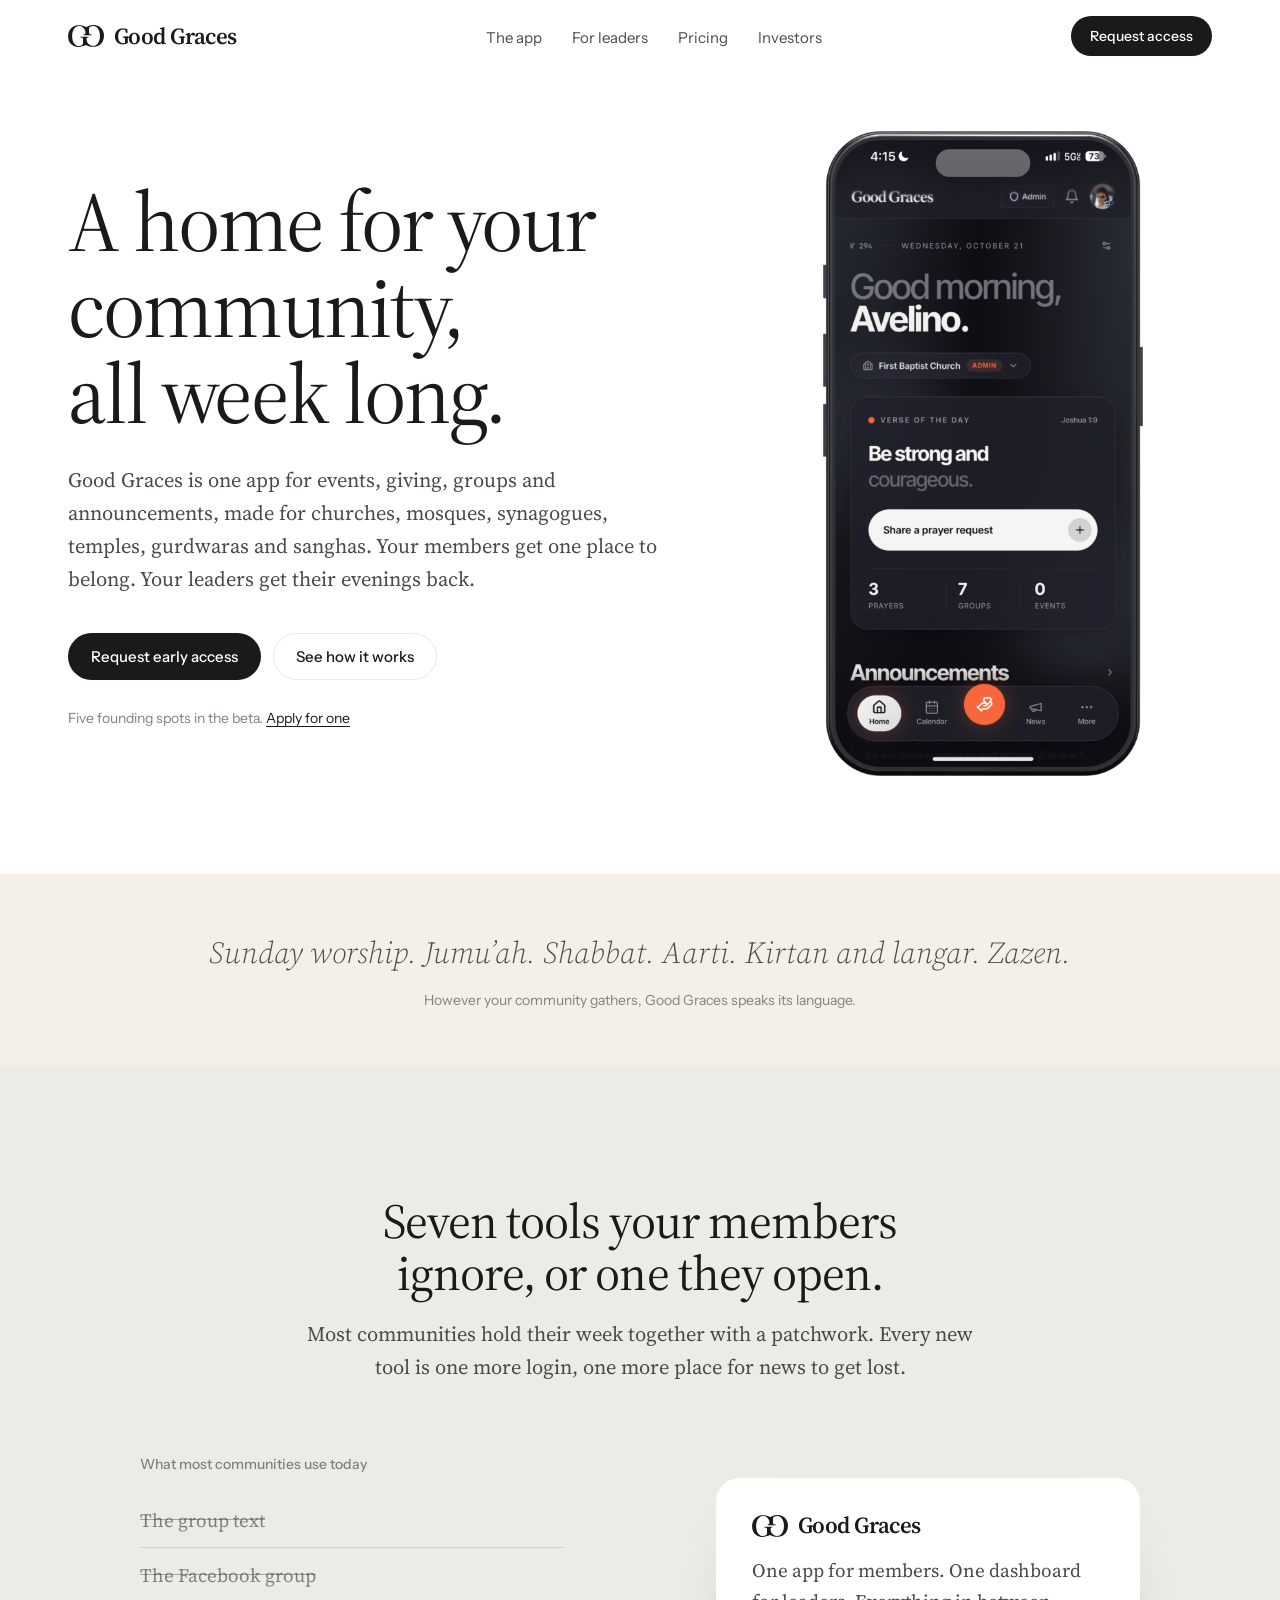
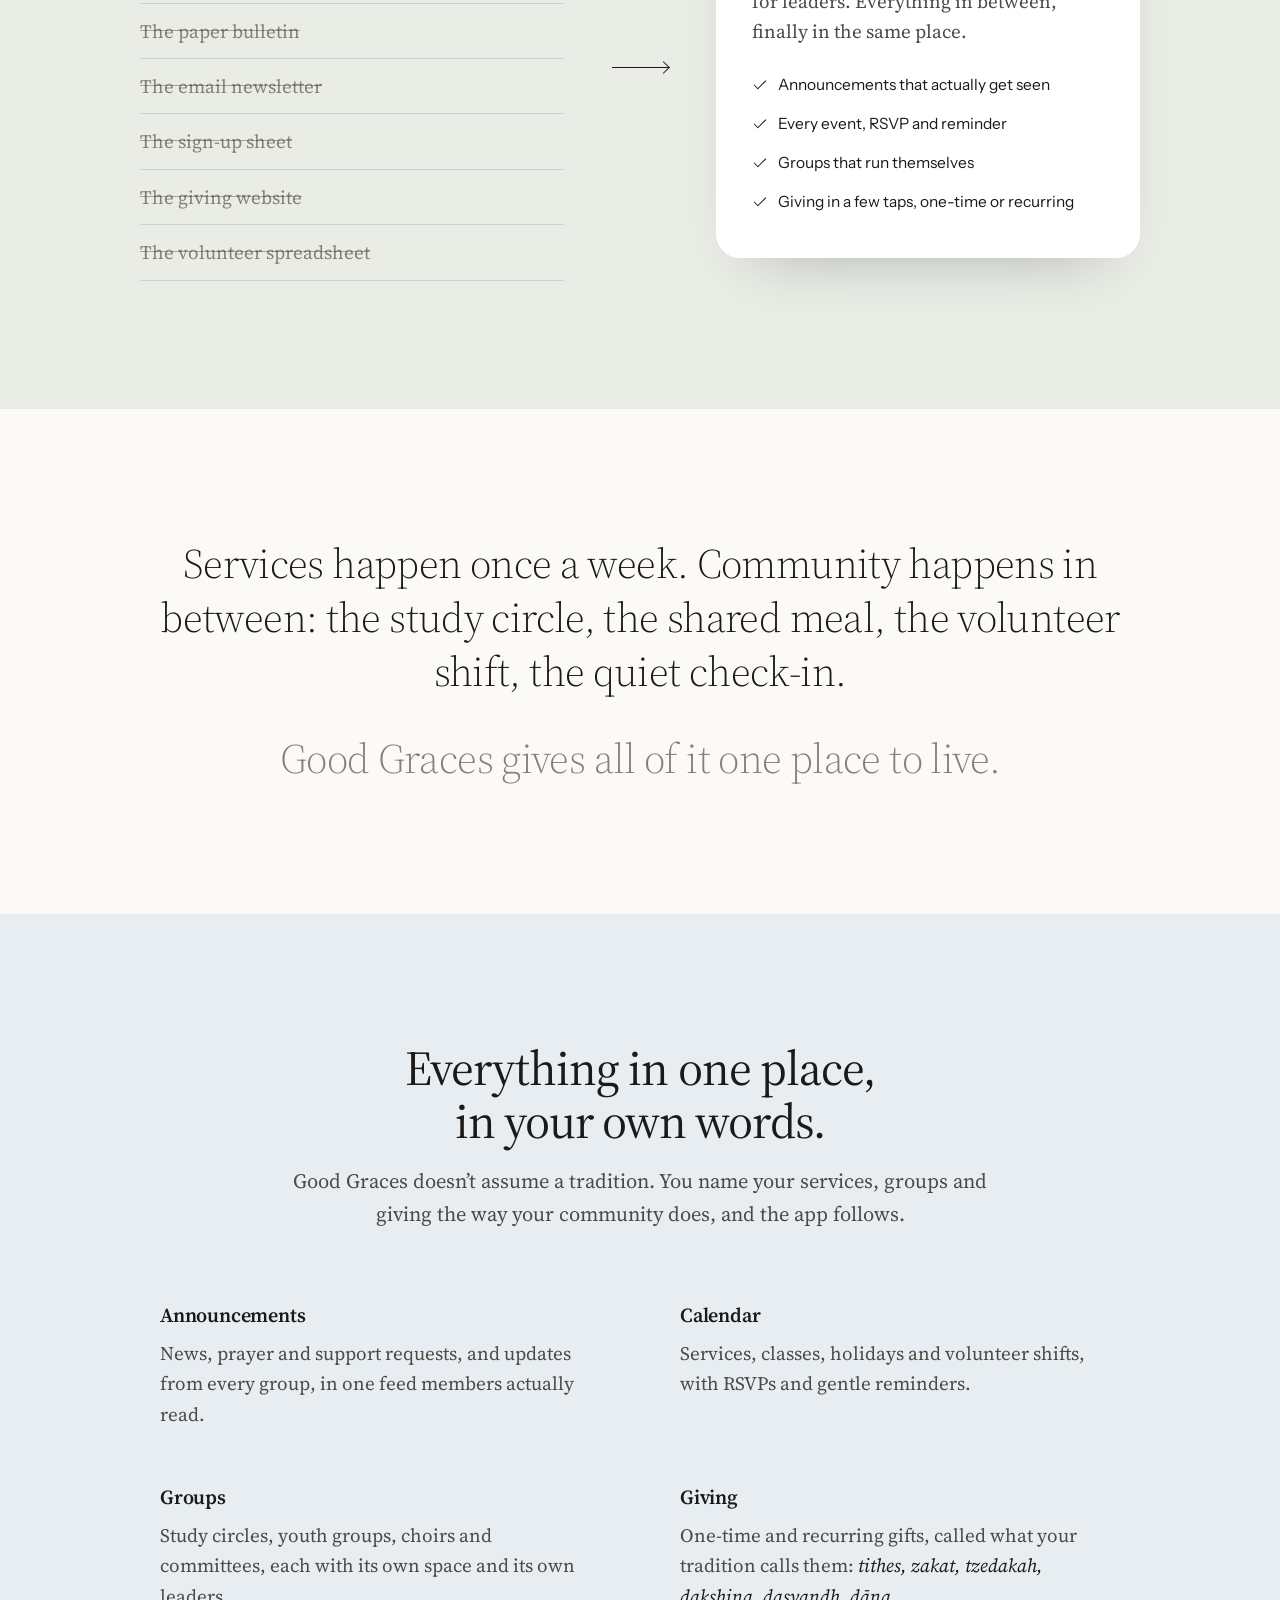
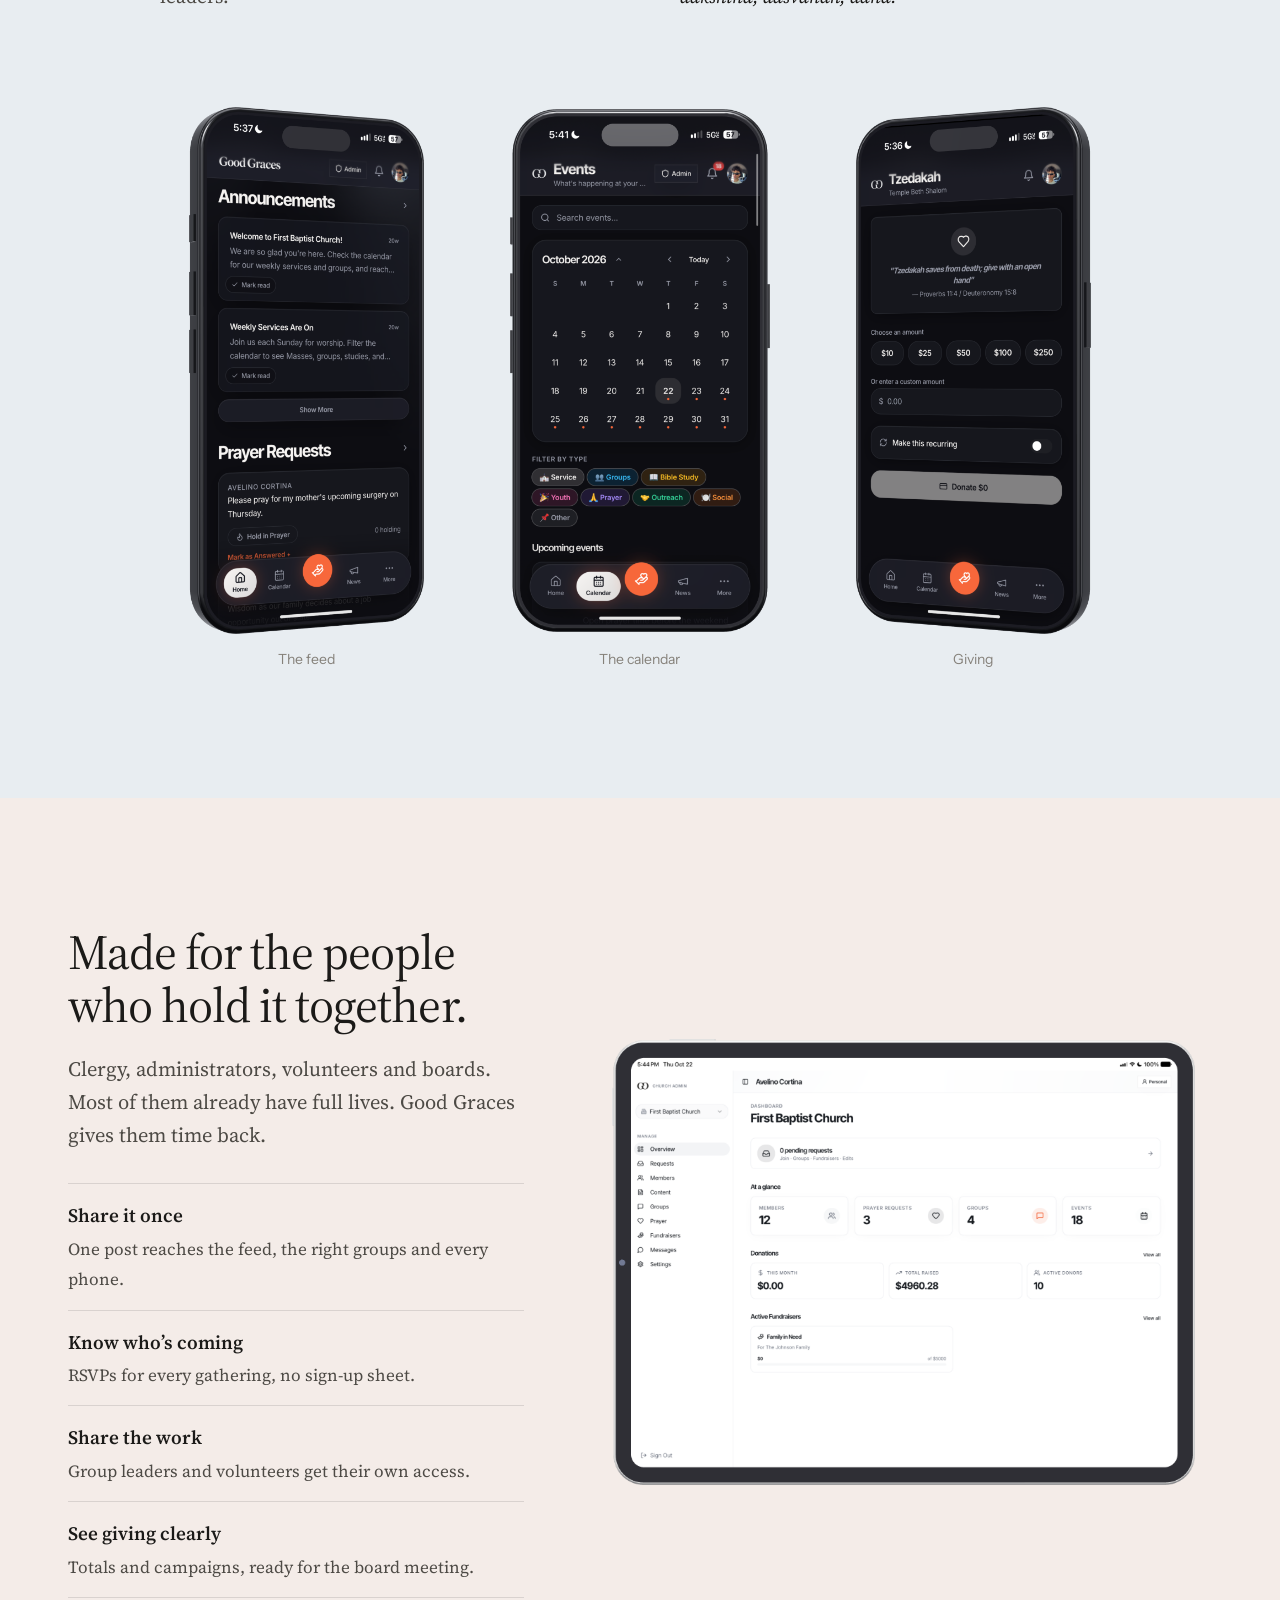
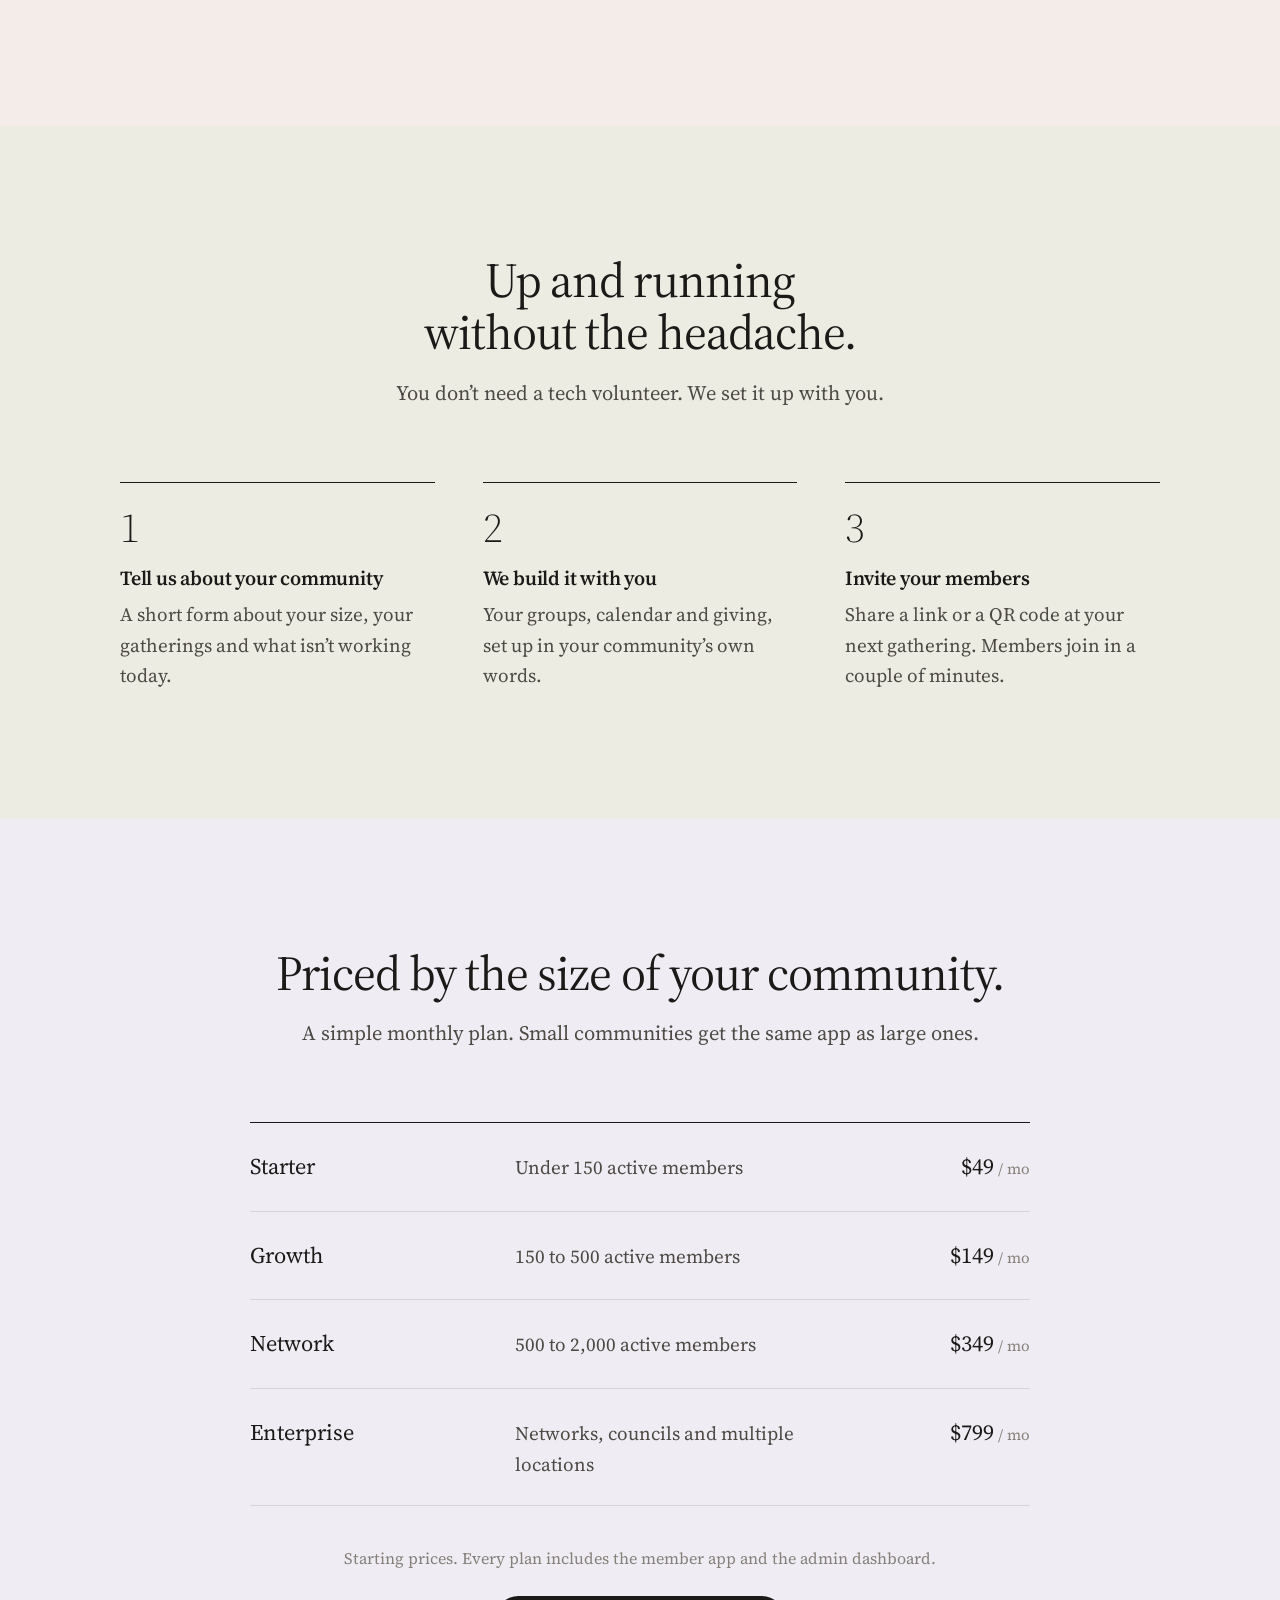
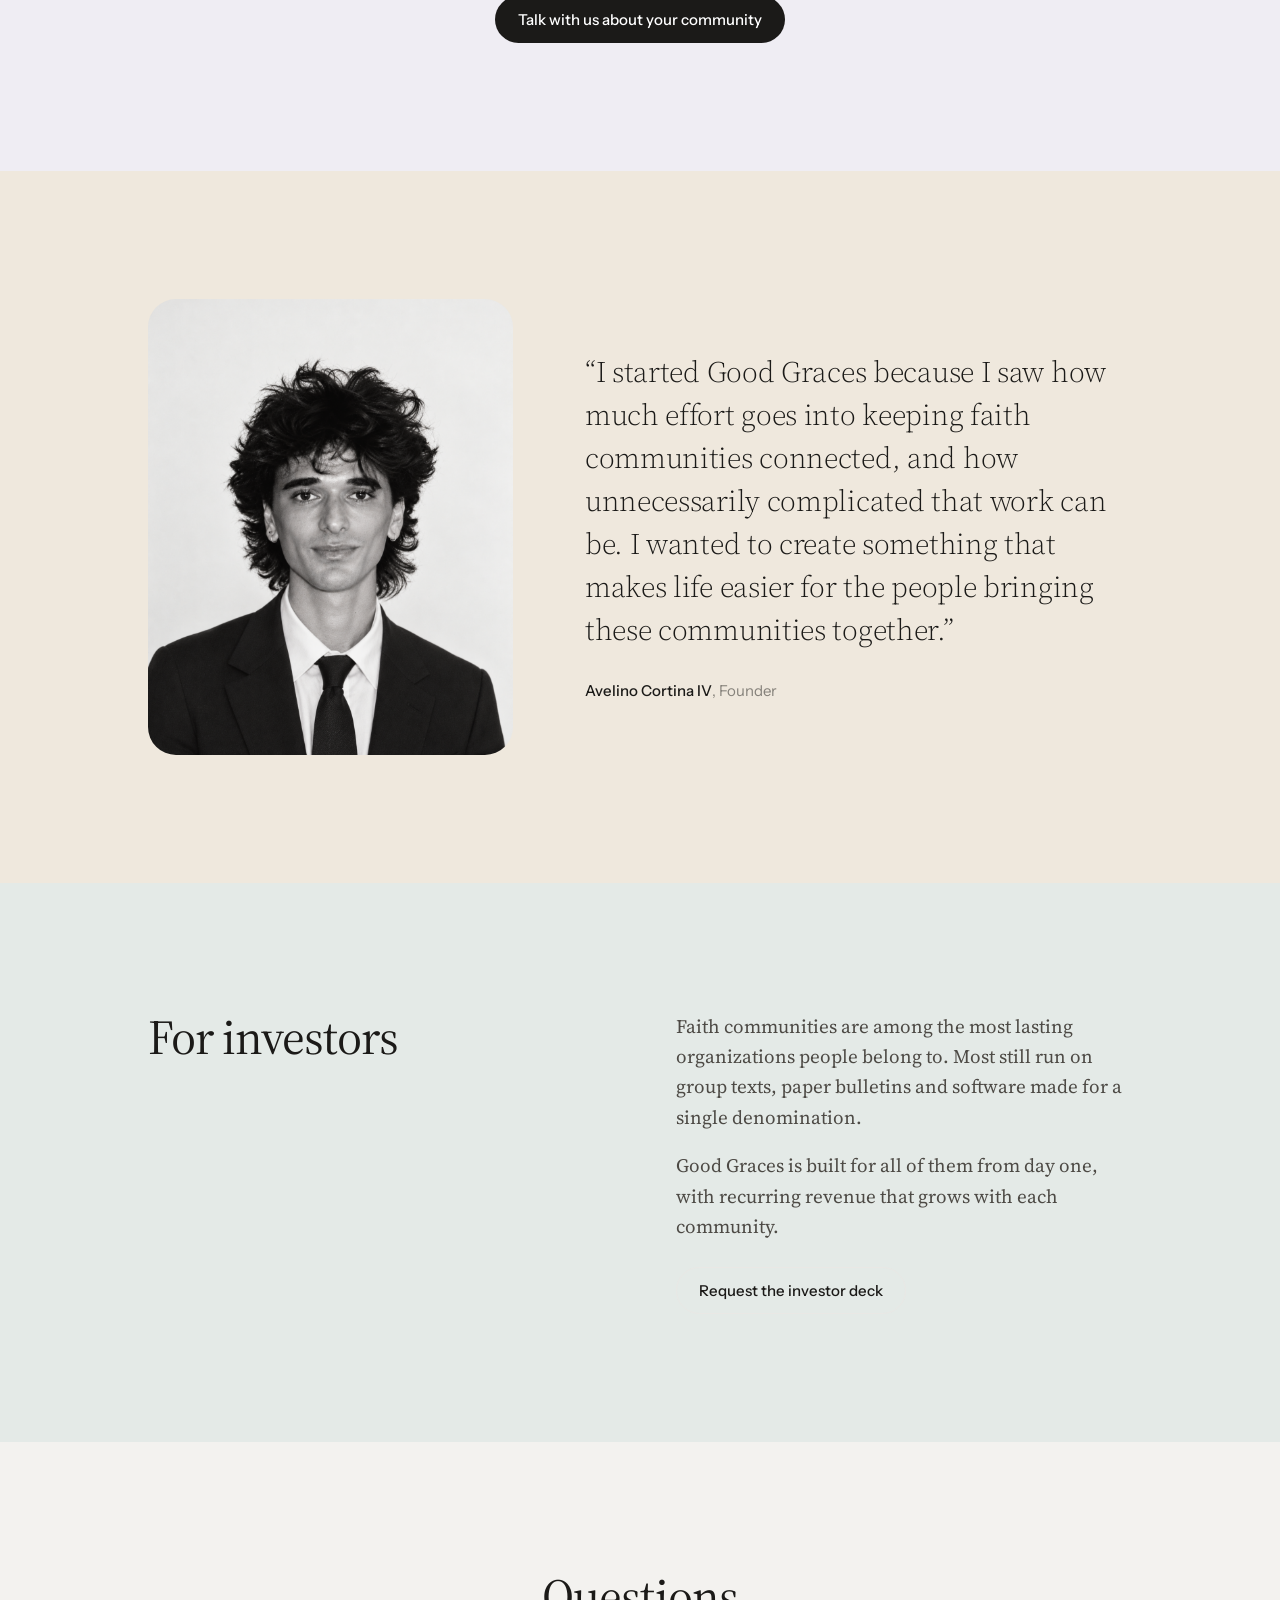
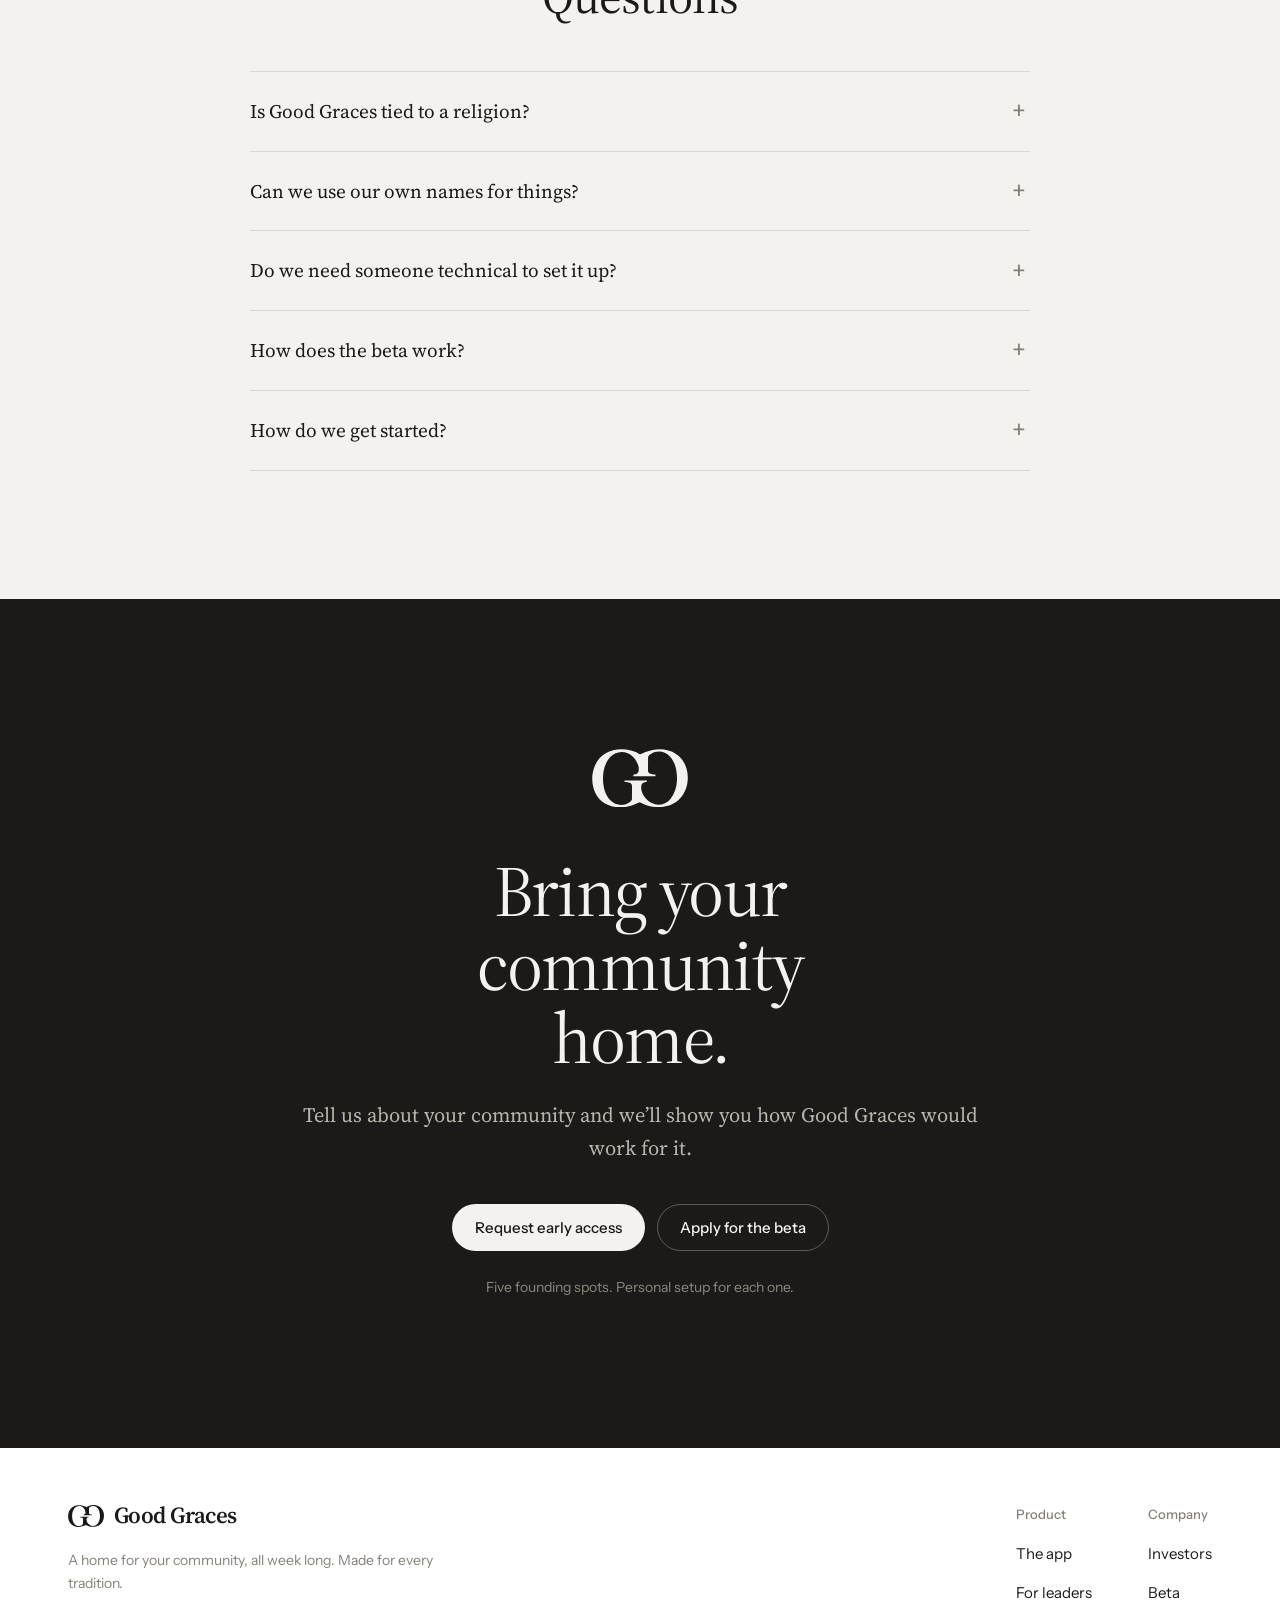
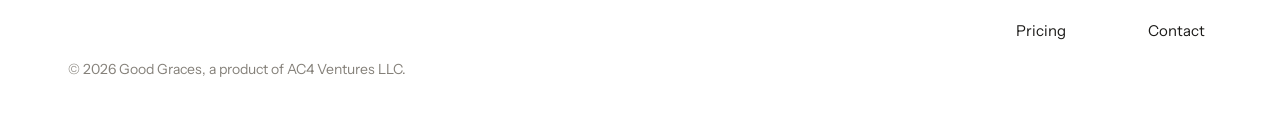
<file: index.html>
<!DOCTYPE html>
<html lang="en">
<head>
<meta charset="UTF-8">
<meta name="viewport" content="width=device-width, initial-scale=1, viewport-fit=cover">
<title>Good Graces | A home for your community, all week long</title>
<meta name="description" content="Good Graces is one app for events, giving, groups and announcements, made for churches, mosques, synagogues, temples, gurdwaras and sanghas.">
<meta property="og:title" content="Good Graces">
<meta property="og:description" content="A home for your community, all week long. Made for every tradition.">
<meta property="og:url" content="https://goodgraces.app/">
<meta name="theme-color" content="#FFFFFF">
<link rel="icon" type="image/svg+xml" href="img/gg-logomark.svg">
<link rel="icon" type="image/png" href="img/favicon.png">
<link rel="preconnect" href="https://fonts.googleapis.com">
<link rel="preconnect" href="https://fonts.gstatic.com" crossorigin>
<link href="https://fonts.googleapis.com/css2?family=Source+Serif+4:ital,opsz,wght@0,8..60,300..700;1,8..60,300..600&family=Instrument+Sans:wght@400;500;600&display=swap" rel="stylesheet">
<link rel="stylesheet" href="assets/gg.css">
<style>

  
/* section colors */
.bg-sand{background:#F4F0E8}
.bg-sage{background:#E9EDE6}
.bg-paper{background:#FBFAF7}
.bg-mist{background:#E8EDF1}
.bg-blush{background:#F4ECE8}
.bg-moss{background:#ECECE2}
.bg-lilac{background:#EFEDF3}
.bg-oat{background:#EFE8DD}
.bg-pine{background:#E4EAE7}
.bg-stone{background:#F3F2EF}
:root{--tint-2:rgba(27,26,24,.12)}
.words{border:0 !important}
.prow{border-bottom-color:rgba(27,26,24,.12) !important}

.sec{padding:128px 0}
@media (max-width:760px){.sec{padding:88px 0}}
.sec-head{text-align:center;max-width:740px;margin:0 auto 72px}
.sec-head .h2{margin-bottom:18px}
.sec-head .lede{margin:0 auto}
.ctas{display:flex;gap:12px;flex-wrap:wrap}

/* slots: drop images at the src paths and they show up */
.slot{position:relative;margin:0;display:grid;place-items:center;border-radius:28px;
  background:rgba(27,26,24,.035);border:1px dashed #CBC8C1;overflow:hidden}
.slot::before{content:attr(data-label);font:400 13px/1.5 var(--sans);color:var(--muted);text-align:center;padding:0 20px;white-space:pre-line}
.slot img{position:absolute;inset:0;width:100%;height:100%;object-fit:contain}
.slot:has(img){border:0;background:none}
.slot-phone{width:min(320px,78vw);aspect-ratio:1339/2716;border-radius:44px}
.slot-tablet{width:100%;aspect-ratio:2610/1890}

/* hero */
.hero{padding:56px 0 96px}
.hero-grid{display:grid;grid-template-columns:minmax(0,1.15fr) minmax(0,.85fr);gap:64px;align-items:center}
.hero .display{margin-bottom:28px;max-width:14ch;text-wrap:wrap}
.hero .lede{margin-bottom:38px}
.hero-note{margin-top:28px;font:400 14px/1.5 var(--sans);color:var(--muted)}
.hero-note a{color:var(--ink);text-underline-offset:3px}
.hero-mock{display:flex;justify-content:center}
@media (max-width:900px){
  .hero{padding:32px 0 80px}
  .hero-grid{grid-template-columns:1fr;gap:56px}
}

/* traditions band */
.words{padding:56px 0;border-top:1px solid var(--line);border-bottom:1px solid var(--line)}
.words p{font-family:var(--serif);font-style:italic;font-weight:300;font-size:clamp(1.3rem,2.4vw,1.9rem);text-align:center;line-height:1.5;color:var(--ink-2)}
.words p span{white-space:nowrap}
.words small{display:block;text-align:center;font:400 14px/1.5 var(--sans);color:var(--muted);margin-top:14px}

/* replaces */
.swap{display:grid;grid-template-columns:minmax(0,1fr) auto minmax(0,1fr);gap:48px;align-items:center;max-width:1000px;margin:0 auto}
.swap-col h3{font:500 14px/1.4 var(--sans);color:var(--muted);margin-bottom:18px}
.old{list-style:none;margin:0;padding:0}
.old li{padding:12px 0;border-bottom:1px solid var(--tint-2);color:var(--muted);text-decoration:line-through;text-decoration-color:rgba(27,26,24,.35)}
.arrow{width:56px;height:1px;background:var(--ink);position:relative}
.arrow::after{content:"";position:absolute;right:0;top:-4px;width:9px;height:9px;border-top:1px solid var(--ink);border-right:1px solid var(--ink);transform:rotate(45deg)}
.new{background:var(--canvas);border-radius:24px;padding:36px;box-shadow:0 30px 60px -40px rgba(27,26,24,.35)}
.new .brand{margin-bottom:18px}
.new p{color:var(--ink-2);margin-bottom:18px}
.new ul{list-style:none;margin:0;padding:0;font:400 15.5px/1.5 var(--sans)}
.new li{padding:8px 0 8px 26px;position:relative}
.new li::before{content:"";position:absolute;left:2px;top:15px;width:12px;height:6px;border-left:1.5px solid var(--ink);border-bottom:1.5px solid var(--ink);transform:rotate(-45deg)}
@media (max-width:860px){.swap{grid-template-columns:1fr;gap:28px}.arrow{transform:rotate(90deg);margin:8px auto}}

/* statement */
.statement{padding:128px 0;text-align:center}
.statement p{font-family:var(--serif);font-weight:300;font-size:clamp(1.7rem,3.3vw,2.6rem);line-height:1.3;letter-spacing:-.015em;max-width:24em;margin:0 auto}
.statement p + p{margin-top:.8em;color:var(--muted)}
@media (max-width:760px){.statement{padding:88px 0}}

/* inside */
.inside{display:grid;grid-template-columns:repeat(2,minmax(0,1fr));gap:56px 80px;max-width:960px;margin:0 auto}
.inside h3{margin-bottom:10px}
.inside p{color:var(--ink-2)}
.inside em{color:var(--ink)}
.phones{display:grid;grid-template-columns:repeat(3,minmax(0,1fr));gap:40px;max-width:960px;margin:96px auto 0;justify-items:center}
.phones .slot-phone{width:100%;max-width:260px}
.phones figure{margin:0;width:100%;display:flex;flex-direction:column;align-items:center}
.phones figcaption{font:400 14px/1.4 var(--sans);color:var(--muted);text-align:center;margin-top:16px}
@media (max-width:760px){.inside{grid-template-columns:1fr;gap:40px}.phones{grid-template-columns:1fr;gap:40px}.phones .slot-phone{max-width:280px}}

/* leaders */
.leaders-in{display:grid;grid-template-columns:minmax(0,.85fr) minmax(0,1.15fr);gap:72px;align-items:center}
.leaders .h2{margin-bottom:22px}
.leaders ul{list-style:none;margin:32px 0 0;padding:0}
.leaders li{padding:16px 0;border-bottom:1px solid var(--tint-2)}
.leaders li:first-child{border-top:1px solid var(--tint-2)}
.leaders li b{font-weight:600;display:block;margin-bottom:2px}
.leaders li span{color:var(--ink-2);font-size:17px}
@media (max-width:960px){.leaders-in{grid-template-columns:1fr;gap:56px}}

/* steps */
.steps{display:grid;grid-template-columns:repeat(3,minmax(0,1fr));gap:48px;max-width:1040px;margin:0 auto;counter-reset:s}
.step{border-top:1px solid var(--ink);padding-top:24px}
.step .n{font-family:var(--serif);font-size:2.6rem;font-weight:300;line-height:1;margin-bottom:18px;display:block}
.step h3{margin-bottom:8px}
.step p{color:var(--ink-2)}
@media (max-width:820px){.steps{grid-template-columns:1fr;gap:40px}}

/* pricing */
.prices{max-width:780px;margin:0 auto;border-top:1px solid var(--ink)}
.prow{display:grid;grid-template-columns:1fr 1.5fr 130px;gap:24px;align-items:baseline;padding:26px 0;border-bottom:1px solid var(--line)}
.prow h3{font-size:1.4rem;font-weight:400}
.prow span{color:var(--ink-2)}
.prow .amt{font-family:var(--serif);font-size:1.4rem;text-align:right;white-space:nowrap}
.prow .amt small{font-size:15px;color:var(--muted)}
.price-foot{text-align:center;margin-top:40px}
.price-foot p{color:var(--muted);font-size:16px;margin-bottom:24px}
.price-foot .ctas{justify-content:center}
@media (max-width:600px){.prow{grid-template-columns:1fr auto;gap:4px 16px}.prow span{grid-column:1/-1;grid-row:2}}

/* founder */
.founder{display:grid;grid-template-columns:minmax(0,.8fr) minmax(0,1.2fr);gap:72px;align-items:center;max-width:1040px;margin:0 auto}
.slot-portrait{width:100%;aspect-ratio:4/5;border-radius:28px}
.slot-portrait img{object-fit:cover}
.founder blockquote{margin:0;font-family:var(--serif);font-weight:300;font-size:clamp(1.4rem,2.4vw,1.85rem);line-height:1.45;letter-spacing:-.01em}
.founder cite{display:block;margin-top:28px;font:400 15px/1.5 var(--sans);font-style:normal;color:var(--muted)}
.founder cite b{color:var(--ink);font-weight:500}
@media (max-width:860px){.founder{grid-template-columns:1fr;gap:40px}.slot-portrait{max-width:360px}}

/* investors */
.inv{display:grid;grid-template-columns:minmax(0,1fr) minmax(0,1fr);gap:72px;max-width:1040px;margin:0 auto;align-items:start}
.inv p{color:var(--ink-2);margin-bottom:18px}
@media (max-width:860px){.inv{grid-template-columns:1fr;gap:24px}}

/* faq */
.faq{max-width:780px;margin:0 auto}
.faq details{border-bottom:1px solid var(--tint-2)}
.faq details:first-child{border-top:1px solid var(--tint-2)}
.faq summary{list-style:none;cursor:pointer;padding:24px 40px 24px 0;font-size:1.2rem;position:relative}
.faq summary::-webkit-details-marker{display:none}
.faq summary::after{content:"+";position:absolute;right:4px;top:50%;transform:translateY(-50%);font:300 26px/1 var(--sans);color:var(--muted);transition:transform .25s}
.faq details[open] summary::after{transform:translateY(-50%) rotate(45deg)}
.faq details p{padding:0 0 26px;color:var(--ink-2);max-width:36em}
.faq a{color:var(--ink)}

/* closing, dark */
.close{background:var(--ink);color:#F4F2EE;padding:150px 0;text-align:center}
.close-mark{width:96px;height:auto;fill:#F4F2EE;margin:0 auto 40px}
.close .display{font-size:clamp(2.6rem,5.6vw,4.6rem);max-width:14ch;margin:0 auto 24px}
.close .lede{color:#B9B5AD;margin:0 auto 40px}
.close .ctas{justify-content:center}
.btn-light{background:#F4F2EE;color:var(--ink)}
.btn-light:hover{background:#fff}
.btn-outline-light{border-color:rgba(244,242,238,.3);color:#F4F2EE}
.btn-outline-light:hover{border-color:#F4F2EE}
.close .fine{margin-top:26px;font:400 14px/1.5 var(--sans);color:#8C887F}
.close .fine a{color:#F4F2EE}
.footer{border-top:0}
</style>
</head>
<body>

<header class="nav" id="nav">
  <div class="wrap nav-in">
    <a class="brand" href="#top" aria-label="Good Graces home"><svg viewBox="209 353 523 319" aria-hidden="true"><path d="M427.1,556c.2-20.1-19.4-23.2-41-23l.3-8.9h112.4c0,0,6.5-.5,6.5-.5,1.8-.1,2.1,5.8,1.5,7.5-1.2,3.9-29.5-.3-29.6,26.9v81.5c-.1,0-36.5,15.5-36.5,15.5-87.9,37.5-193.6,9.6-222.7-86-12.5-41-10.3-85.3,6.7-124.9,41-95.9,160.9-110.8,246.9-61.8l.9,78.2-4.2.5c-3,.4-6.3-35.1-34.7-64.8-36.8-38.3-96.3-36.3-130.2,5.4-22.3,27.4-32.6,62.2-34.2,98.2-2.1,46.5,6.4,97.7,38.2,131.6,26.6,28.4,68.8,35.7,102,14.9,6.1-3.8,17-12.2,17.1-19.6l.6-70.7h0Z"/><path d="M513.9,469c-.2,20.1,19.4,23.2,41,23l-.3,8.9h-112.4c0,0-6.5.5-6.5.5-1.8.1-2.1-5.8-1.5-7.5,1.2-3.9,29.5.3,29.6-26.9v-81.5c.1,0,36.5-15.5,36.5-15.5,87.9-37.5,193.6-9.6,222.7,86,12.5,41,10.3,85.3-6.7,124.9-41,95.9-160.9,110.8-246.9,61.8l-.9-78.2,4.2-.5c3-.4,6.3,35.1,34.7,64.8,36.8,38.3,96.3,36.3,130.2-5.4,22.3-27.4,32.6-62.2,34.2-98.2,2.1-46.5-6.4-97.7-38.2-131.6-26.6-28.4-68.8-35.7-102-14.9-6.1,3.8-17,12.2-17.1,19.6l-.6,70.7h0Z"/></svg><span>Good Graces</span></a>
    <ul class="nav-links">
      <li><a href="#inside">The app</a></li>
      <li><a href="#leaders">For leaders</a></li>
      <li><a href="#pricing">Pricing</a></li>
      <li><a href="#investors">Investors</a></li>
    </ul>
    <a class="btn btn-primary" href="#" data-gg-open data-gg-path="church">Request access</a>
  </div>
</header>

<main id="top">

<section class="hero">
  <div class="wrap hero-grid">
    <div>
      <h1 class="display">A home for your community, all&nbsp;week&nbsp;long.</h1>
      <p class="lede">Good Graces is one app for events, giving, groups and announcements, made for churches, mosques, synagogues, temples, gurdwaras and sanghas. Your members get one place to belong. Your leaders get their evenings back.</p>
      <div class="ctas">
        <a class="btn btn-primary" href="#" data-gg-open data-gg-path="church">Request early access</a>
        <a class="btn btn-ghost" href="#inside">See how it works</a>
      </div>
      <p class="hero-note">Five founding spots in the beta. <a href="5-spots.html">Apply for one</a></p>
    </div>
    <div class="hero-mock">
      <figure class="slot slot-phone" data-label="iPhone mockup&#10;img/mockups/iphone-hero.png"><img src="img/mockups/iphone-hero.png" alt="The Good Graces member app on iPhone" onerror="this.remove()"></figure>
    </div>
  </div>
</section>

<section class="words bg-sand" aria-label="Made for every tradition">
  <div class="wrap">
    <p><span>Sunday worship.</span> <span>Jumu’ah.</span> <span>Shabbat.</span> <span>Aarti.</span> <span>Kirtan and langar.</span> <span>Zazen.</span></p>
    <small>However your community gathers, Good Graces speaks its language.</small>
  </div>
</section>

<section class="sec bg-sage">
  <div class="wrap">
    <div class="sec-head">
      <h2 class="h2">Seven tools your members ignore, or one they open.</h2>
      <p class="lede">Most communities hold their week together with a patchwork. Every new tool is one more login, one more place for news to get lost.</p>
    </div>
    <div class="swap">
      <div class="swap-col">
        <h3>What most communities use today</h3>
        <ul class="old">
          <li>The group text</li>
          <li>The Facebook group</li>
          <li>The paper bulletin</li>
          <li>The email newsletter</li>
          <li>The sign-up sheet</li>
          <li>The giving website</li>
          <li>The volunteer spreadsheet</li>
        </ul>
      </div>
      <div class="arrow" aria-hidden="true"></div>
      <div class="new">
        <span class="brand"><svg viewBox="209 353 523 319" aria-hidden="true"><path d="M427.1,556c.2-20.1-19.4-23.2-41-23l.3-8.9h112.4c0,0,6.5-.5,6.5-.5,1.8-.1,2.1,5.8,1.5,7.5-1.2,3.9-29.5-.3-29.6,26.9v81.5c-.1,0-36.5,15.5-36.5,15.5-87.9,37.5-193.6,9.6-222.7-86-12.5-41-10.3-85.3,6.7-124.9,41-95.9,160.9-110.8,246.9-61.8l.9,78.2-4.2.5c-3,.4-6.3-35.1-34.7-64.8-36.8-38.3-96.3-36.3-130.2,5.4-22.3,27.4-32.6,62.2-34.2,98.2-2.1,46.5,6.4,97.7,38.2,131.6,26.6,28.4,68.8,35.7,102,14.9,6.1-3.8,17-12.2,17.1-19.6l.6-70.7h0Z"/><path d="M513.9,469c-.2,20.1,19.4,23.2,41,23l-.3,8.9h-112.4c0,0-6.5.5-6.5.5-1.8.1-2.1-5.8-1.5-7.5,1.2-3.9,29.5.3,29.6-26.9v-81.5c.1,0,36.5-15.5,36.5-15.5,87.9-37.5,193.6-9.6,222.7,86,12.5,41,10.3,85.3-6.7,124.9-41,95.9-160.9,110.8-246.9,61.8l-.9-78.2,4.2-.5c3-.4,6.3,35.1,34.7,64.8,36.8,38.3,96.3,36.3,130.2-5.4,22.3-27.4,32.6-62.2,34.2-98.2,2.1-46.5-6.4-97.7-38.2-131.6-26.6-28.4-68.8-35.7-102-14.9-6.1,3.8-17,12.2-17.1,19.6l-.6,70.7h0Z"/></svg><span>Good Graces</span></span>
        <p>One app for members. One dashboard for leaders. Everything in between, finally in the same place.</p>
        <ul>
          <li>Announcements that actually get seen</li>
          <li>Every event, RSVP and reminder</li>
          <li>Groups that run themselves</li>
          <li>Giving in a few taps, one-time or recurring</li>
        </ul>
      </div>
    </div>
  </div>
</section>

<section class="statement bg-paper">
  <div class="wrap">
    <p>Services happen once a week. Community happens in between: the study circle, the shared meal, the volunteer shift, the quiet check-in.</p>
    <p>Good Graces gives all of it one place to live.</p>
  </div>
</section>

<section class="sec bg-mist" id="inside">
  <div class="wrap">
    <div class="sec-head">
      <h2 class="h2">Everything in one place, in your own words.</h2>
      <p class="lede">Good Graces doesn’t assume a tradition. You name your services, groups and giving the way your community does, and the app follows.</p>
    </div>
    <div class="inside">
      <div><h3 class="h3">Announcements</h3><p>News, prayer and support requests, and updates from every group, in one feed members actually read.</p></div>
      <div><h3 class="h3">Calendar</h3><p>Services, classes, holidays and volunteer shifts, with RSVPs and gentle reminders.</p></div>
      <div><h3 class="h3">Groups</h3><p>Study circles, youth groups, choirs and committees, each with its own space and its own leaders.</p></div>
      <div><h3 class="h3">Giving</h3><p>One-time and recurring gifts, called what your tradition calls them: <em>tithes, zakat, tzedakah, dakshina, dasvandh, dāna.</em></p></div>
    </div>
    <div class="phones">
      <figure><div class="slot slot-phone" data-label="iPhone mockup&#10;img/mockups/iphone-1.png"><img src="img/mockups/iphone-1.png" alt="Home feed" onerror="this.remove()"></div><figcaption>The feed</figcaption></figure>
      <figure><div class="slot slot-phone" data-label="iPhone mockup&#10;img/mockups/iphone-2.png"><img src="img/mockups/iphone-2.png" alt="Calendar" onerror="this.remove()"></div><figcaption>The calendar</figcaption></figure>
      <figure><div class="slot slot-phone" data-label="iPhone mockup&#10;img/mockups/iphone-3.png"><img src="img/mockups/iphone-3.png" alt="Giving" onerror="this.remove()"></div><figcaption>Giving</figcaption></figure>
    </div>
  </div>
</section>

<section class="sec leaders bg-blush" id="leaders">
  <div class="wrap leaders-in">
    <div>
      <h2 class="h2">Made for the people who hold it together.</h2>
      <p class="lede">Clergy, administrators, volunteers and boards. Most of them already have full lives. Good Graces gives them time back.</p>
      <ul>
        <li><b>Share it once</b><span>One post reaches the feed, the right groups and every phone.</span></li>
        <li><b>Know who’s coming</b><span>RSVPs for every gathering, no sign-up sheet.</span></li>
        <li><b>Share the work</b><span>Group leaders and volunteers get their own access.</span></li>
        <li><b>See giving clearly</b><span>Totals and campaigns, ready for the board meeting.</span></li>
      </ul>
    </div>
    <figure class="slot slot-tablet" data-label="iPad mockup (admin dashboard)&#10;img/mockups/ipad-admin.png"><img src="img/mockups/ipad-admin.png" alt="The Good Graces admin dashboard on iPad" onerror="this.remove()"></figure>
  </div>
</section>

<section class="sec bg-moss" id="start">
  <div class="wrap">
    <div class="sec-head">
      <h2 class="h2">Up and running without the headache.</h2>
      <p class="lede">You don’t need a tech volunteer. We set it up with you.</p>
    </div>
    <div class="steps">
      <div class="step"><span class="n">1</span><h3 class="h3">Tell us about your community</h3><p>A short form about your size, your gatherings and what isn’t working today.</p></div>
      <div class="step"><span class="n">2</span><h3 class="h3">We build it with you</h3><p>Your groups, calendar and giving, set up in your community’s own words.</p></div>
      <div class="step"><span class="n">3</span><h3 class="h3">Invite your members</h3><p>Share a link or a QR code at your next gathering. Members join in a couple of minutes.</p></div>
    </div>
  </div>
</section>

<section class="sec bg-lilac" id="pricing">
  <div class="wrap">
    <div class="sec-head">
      <h2 class="h2">Priced by the size of your community.</h2>
      <p class="lede">A simple monthly plan. Small communities get the same app as large ones.</p>
    </div>
    <div class="prices">
      <div class="prow"><h3>Starter</h3><span>Under 150 active members</span><p class="amt">$49<small> / mo</small></p></div>
      <div class="prow"><h3>Growth</h3><span>150 to 500 active members</span><p class="amt">$149<small> / mo</small></p></div>
      <div class="prow"><h3>Network</h3><span>500 to 2,000 active members</span><p class="amt">$349<small> / mo</small></p></div>
      <div class="prow"><h3>Enterprise</h3><span>Networks, councils and multiple locations</span><p class="amt">$799<small> / mo</small></p></div>
    </div>
    <div class="price-foot">
      <p>Starting prices. Every plan includes the member app and the admin dashboard.</p>
      <div class="ctas"><a class="btn btn-primary" href="#" data-gg-open data-gg-path="church">Talk with us about your community</a></div>
    </div>
  </div>
</section>

<section class="sec bg-oat">
  <div class="wrap founder">
    <figure class="slot slot-portrait" data-label="portrait&#10;img/avelino.jpg"><img src="img/avelino.jpg" alt="Avelino Cortina IV" onerror="this.remove()"></figure>
    <div>
      <blockquote>“I started Good Graces because I saw how much effort goes into keeping faith communities connected, and how unnecessarily complicated that work can be. I wanted to create something that makes life easier for the people bringing these communities together.”</blockquote>
      <cite><b>Avelino Cortina IV</b>, Founder</cite>
    </div>
  </div>
</section>

<section class="sec bg-pine" id="investors">
  <div class="wrap inv">
    <h2 class="h2">For investors</h2>
    <div>
      <p>Faith communities are among the most lasting organizations people belong to. Most still run on group texts, paper bulletins and software made for a single denomination.</p>
      <p>Good Graces is built for all of them from day one, with recurring revenue that grows with each community.</p>
      <a class="btn btn-ghost" href="#" data-gg-open data-gg-path="investor" style="margin-top:8px">Request the investor deck</a>
    </div>
  </div>
</section>

<section class="sec bg-stone" id="faq">
  <div class="wrap">
    <div class="sec-head" style="margin-bottom:48px"><h2 class="h2">Questions</h2></div>
    <div class="faq">
      <details><summary>Is Good Graces tied to a religion?</summary><p>No. Good Graces is independent and nondenominational. It’s made for churches, mosques, synagogues, temples, gurdwaras, sanghas and interfaith groups, and nothing in the app assumes one tradition.</p></details>
      <details><summary>Can we use our own names for things?</summary><p>Yes. You decide what your services, groups and giving are called, so members see the words they already use.</p></details>
      <details><summary>Do we need someone technical to set it up?</summary><p>No. We set up your community with you, and members join with a link or QR code.</p></details>
      <details><summary>How does the beta work?</summary><p>We’re welcoming five founding communities and setting each one up with them personally. <a href="5-spots.html">Apply for a spot</a>.</p></details>
      <details><summary>How do we get started?</summary><p>Request early access and tell us a little about your community. We’ll be in touch within two business days.</p></details>
    </div>
  </div>
</section>

<section class="close">
  <div class="wrap">
    <svg class="close-mark" viewBox="209 353 523 319" aria-hidden="true"><path d="M427.1,556c.2-20.1-19.4-23.2-41-23l.3-8.9h112.4c0,0,6.5-.5,6.5-.5,1.8-.1,2.1,5.8,1.5,7.5-1.2,3.9-29.5-.3-29.6,26.9v81.5c-.1,0-36.5,15.5-36.5,15.5-87.9,37.5-193.6,9.6-222.7-86-12.5-41-10.3-85.3,6.7-124.9,41-95.9,160.9-110.8,246.9-61.8l.9,78.2-4.2.5c-3,.4-6.3-35.1-34.7-64.8-36.8-38.3-96.3-36.3-130.2,5.4-22.3,27.4-32.6,62.2-34.2,98.2-2.1,46.5,6.4,97.7,38.2,131.6,26.6,28.4,68.8,35.7,102,14.9,6.1-3.8,17-12.2,17.1-19.6l.6-70.7h0Z"/><path d="M513.9,469c-.2,20.1,19.4,23.2,41,23l-.3,8.9h-112.4c0,0-6.5.5-6.5.5-1.8.1-2.1-5.8-1.5-7.5,1.2-3.9,29.5.3,29.6-26.9v-81.5c.1,0,36.5-15.5,36.5-15.5,87.9-37.5,193.6-9.6,222.7,86,12.5,41,10.3,85.3-6.7,124.9-41,95.9-160.9,110.8-246.9,61.8l-.9-78.2,4.2-.5c3-.4,6.3,35.1,34.7,64.8,36.8,38.3,96.3,36.3,130.2-5.4,22.3-27.4,32.6-62.2,34.2-98.2,2.1-46.5-6.4-97.7-38.2-131.6-26.6-28.4-68.8-35.7-102-14.9-6.1,3.8-17,12.2-17.1,19.6l-.6,70.7h0Z"/></svg>
    <h2 class="display">Bring your community home.</h2>
    <p class="lede">Tell us about your community and we’ll show you how Good Graces would work for it.</p>
    <div class="ctas">
      <a class="btn btn-light" href="#" data-gg-open data-gg-path="church">Request early access</a>
      <a class="btn btn-ghost btn-outline-light" href="5-spots.html">Apply for the beta</a>
    </div>
    <p class="fine">Five founding spots. Personal setup for each one.</p>
  </div>
</section>

</main>

<footer class="footer">
  <div class="wrap">
    <div class="footer-in">
      <div>
        <a class="brand" href="#top"><svg viewBox="209 353 523 319" aria-hidden="true"><path d="M427.1,556c.2-20.1-19.4-23.2-41-23l.3-8.9h112.4c0,0,6.5-.5,6.5-.5,1.8-.1,2.1,5.8,1.5,7.5-1.2,3.9-29.5-.3-29.6,26.9v81.5c-.1,0-36.5,15.5-36.5,15.5-87.9,37.5-193.6,9.6-222.7-86-12.5-41-10.3-85.3,6.7-124.9,41-95.9,160.9-110.8,246.9-61.8l.9,78.2-4.2.5c-3,.4-6.3-35.1-34.7-64.8-36.8-38.3-96.3-36.3-130.2,5.4-22.3,27.4-32.6,62.2-34.2,98.2-2.1,46.5,6.4,97.7,38.2,131.6,26.6,28.4,68.8,35.7,102,14.9,6.1-3.8,17-12.2,17.1-19.6l.6-70.7h0Z"/><path d="M513.9,469c-.2,20.1,19.4,23.2,41,23l-.3,8.9h-112.4c0,0-6.5.5-6.5.5-1.8.1-2.1-5.8-1.5-7.5,1.2-3.9,29.5.3,29.6-26.9v-81.5c.1,0,36.5-15.5,36.5-15.5,87.9-37.5,193.6-9.6,222.7,86,12.5,41,10.3,85.3-6.7,124.9-41,95.9-160.9,110.8-246.9,61.8l-.9-78.2,4.2-.5c3-.4,6.3,35.1,34.7,64.8,36.8,38.3,96.3,36.3,130.2-5.4,22.3-27.4,32.6-62.2,34.2-98.2,2.1-46.5-6.4-97.7-38.2-131.6-26.6-28.4-68.8-35.7-102-14.9-6.1,3.8-17,12.2-17.1,19.6l-.6,70.7h0Z"/></svg><span>Good Graces</span></a>
        <p>A home for your community, all week long. Made for every tradition.</p>
      </div>
      <div class="footer-links">
        <div><h4>Product</h4><ul><li><a href="#inside">The app</a></li><li><a href="#leaders">For leaders</a></li><li><a href="#pricing">Pricing</a></li></ul></div>
        <div><h4>Company</h4><ul><li><a href="#investors">Investors</a></li><li><a href="5-spots.html">Beta</a></li><li><a href="mailto:avelino@goodgraces.app">Contact</a></li></ul></div>
      </div>
    </div>
    <p class="footer-base">© 2026 Good Graces, a product of AC4 Ventures LLC.</p>
  </div>
</footer>

<div class="gg-overlay" id="ggOverlay" hidden><div class="gg" id="gg" role="dialog" aria-modal="true" aria-labelledby="ggCount">
<button type="button" class="gg-close" id="ggClose" aria-label="Close">✕</button>
<div class="gg-top"><span class="gg-count" id="ggCount">Step 1 of 3</span><button type="button" class="gg-chip" id="ggChip" hidden></button></div>
<div class="gg-prog" id="ggProg" style="--n:3"><span></span><span></span><span></span></div>
<div class="gg-prog-label" id="ggProgLabel"></div>
<form id="ggForm" novalidate>
<input class="gg-hp" type="text" name="company_website" tabindex="-1" autocomplete="off" aria-hidden="true">
<section class="gg-step" data-step="1">
<h2 class="gg-q">First, who are you?</h2><p class="gg-sub">We’ll only ask what’s relevant. It takes about a minute.</p>
<div class="gg-forks" role="radiogroup" aria-label="Who you are">
<label class="gg-fork"><input type="radio" name="path" value="church"><span class="gg-fork-box"><b>I’m with a faith community</b><span>You lead, staff or volunteer at a congregation and want to see how Good Graces would work for your members.</span></span></label>
<label class="gg-fork"><input type="radio" name="path" value="investor"><span class="gg-fork-box"><b>I’m an investor</b><span>You’re looking at Good Graces as an opportunity and want the deck, the numbers or a conversation.</span></span></label>
</div><span class="gg-err" data-err="path"></span></section><section class="gg-step" data-step="2" data-path="church" hidden>
<h2 class="gg-q">Tell us about your community.</h2><p class="gg-sub">The basics, so we can reach you and set things up at the right size.</p>
<div class="gg-grid">
<div class="gg-field"><label for="gg_name_c">Full name</label>
<input id="gg_name_c" name="name" type="text" autocomplete="name" data-req><span class="gg-err" data-err="gg_name_c"></span></div>
<div class="gg-field"><label for="gg_role">Your role</label>
<select id="gg_role" name="role" data-req><option value="">Select one</option><option>Lead clergy (pastor, imam, rabbi, priest, granthi, teacher)</option><option>Assistant or associate clergy</option><option>Administrator or executive director</option><option>Communications or media</option><option>Program or ministry lead</option><option>Board or lay leader</option><option>Volunteer or member</option><option>Other</option></select><span class="gg-err" data-err="gg_role"></span></div>
<div class="gg-field"><label for="gg_church_name">Community name</label>
<input id="gg_church_name" name="church_name" type="text" autocomplete="organization" data-req><span class="gg-err" data-err="gg_church_name"></span></div>
<div class="gg-field"><label for="gg_tradition">Tradition <small>optional</small></label>
<select id="gg_tradition" name="tradition"><option value="">Select one</option><option>Christian</option><option>Muslim</option><option>Jewish</option><option>Hindu</option><option>Sikh</option><option>Buddhist</option><option>Interfaith or multi-faith</option><option>Another tradition</option><option>Prefer not to say</option></select><span class="gg-err" data-err="gg_tradition"></span></div>
<div class="gg-field"><label for="gg_city_state">City and state</label>
<input id="gg_city_state" name="city_state" type="text" autocomplete="address-level2" data-req><span class="gg-err" data-err="gg_city_state"></span></div>
<div class="gg-field"><label for="gg_congregation_size">Active members</label>
<select id="gg_congregation_size" name="congregation_size" data-req><option value="">Select one</option><option>Under 150</option><option>150–500</option><option>500–2,000</option><option>2,000+</option><option>Multiple locations</option></select><span class="gg-err" data-err="gg_congregation_size"></span></div>
<div class="gg-field"><label for="gg_email_c">Email</label>
<input id="gg_email_c" name="email" type="email" autocomplete="email" data-req data-email><span class="gg-err" data-err="gg_email_c"></span></div>
<div class="gg-field"><label for="gg_phone_c">Phone <small>optional</small></label>
<input id="gg_phone_c" name="phone" type="tel" autocomplete="tel"><span class="gg-err" data-err="gg_phone_c"></span></div>
<div class="gg-field full"><label for="gg_website_c">Website or social <small>optional</small></label>
<input id="gg_website_c" name="website" type="text" autocomplete="url"><span class="gg-err" data-err="gg_website_c"></span></div>
</div></section><section class="gg-step" data-step="3" data-path="church" hidden>
<h2 class="gg-q">How you stay in touch now.</h2><p class="gg-sub">Select everything your community uses during the week.</p>
<div class="gg-grid">
<fieldset class="full" style="border:0;margin:0;padding:0"><legend class="gg-legend">Current tools</legend>
<div class="gg-pills" data-reqgroup="tools_c"><label class="gg-pill"><input type="checkbox" name="current_tools" value="Group texts"><span>Group texts</span></label><label class="gg-pill"><input type="checkbox" name="current_tools" value="Email newsletter"><span>Email newsletter</span></label><label class="gg-pill"><input type="checkbox" name="current_tools" value="Facebook group or page"><span>Facebook group or page</span></label><label class="gg-pill"><input type="checkbox" name="current_tools" value="Instagram"><span>Instagram</span></label><label class="gg-pill"><input type="checkbox" name="current_tools" value="WhatsApp or GroupMe"><span>WhatsApp or GroupMe</span></label><label class="gg-pill"><input type="checkbox" name="current_tools" value="Membership software"><span>Membership software</span></label><label class="gg-pill"><input type="checkbox" name="current_tools" value="Another app"><span>Another app</span></label><label class="gg-pill"><input type="checkbox" name="current_tools" value="Announcements at services"><span>Announcements at services</span></label><label class="gg-pill"><input type="checkbox" name="current_tools" value="Printed bulletin"><span>Printed bulletin</span></label><label class="gg-pill"><input type="checkbox" name="current_tools" value="Nothing consistent"><span>Nothing consistent</span></label></div><span class="gg-err" data-err="tools_c"></span></fieldset>
<div class="gg-field full"><label for="gg_pain_point_c">What’s hardest about it right now?</label>
<textarea id="gg_pain_point_c" name="pain_point"></textarea></div>
<div class="gg-field"><label for="gg_heard_from_c">How did you hear about Good Graces?</label>
<select id="gg_heard_from_c" name="heard_from" data-req><option value="">Select one</option><option>Another congregation</option><option>A friend or colleague</option><option>Someone at Good Graces</option><option>Instagram</option><option>TikTok</option><option>LinkedIn</option><option>Search</option><option>A conference or event</option><option>Other</option></select><span class="gg-err" data-err="gg_heard_from_c"></span></div>
<div class="gg-field"><label for="gg_heard_from_detail_c">Who or where? <small>optional</small></label>
<input id="gg_heard_from_detail_c" name="heard_from_detail" type="text"><span class="gg-err" data-err="gg_heard_from_detail_c"></span></div>
<div class="gg-field full"><label for="gg_notes_c">Anything else we should know? <small>optional</small></label>
<textarea id="gg_notes_c" name="notes"></textarea></div>
<div class="full"><label class="gg-consent"><input type="checkbox" id="gg_consent_c" name="consent" value="yes" data-req>
<span>Good Graces can email or text me about this request.</span></label><span class="gg-err" data-err="gg_consent_c"></span></div>
</div></section><section class="gg-step" data-step="2" data-path="investor" hidden>
<h2 class="gg-q">Tell us about you.</h2><p class="gg-sub">Enough context to send the right materials.</p>
<div class="gg-grid">
<div class="gg-field"><label for="gg_name_i">Full name</label>
<input id="gg_name_i" name="name" type="text" autocomplete="name" data-req><span class="gg-err" data-err="gg_name_i"></span></div>
<div class="gg-field"><label for="gg_firm">Firm or organization <small>optional</small></label>
<input id="gg_firm" name="firm" type="text" autocomplete="organization"><span class="gg-err" data-err="gg_firm"></span></div>
<div class="gg-field"><label for="gg_title">Title <small>optional</small></label>
<input id="gg_title" name="title" type="text" autocomplete="organization-title"><span class="gg-err" data-err="gg_title"></span></div>
<div class="gg-field"><label for="gg_investor_type">Investor type</label>
<select id="gg_investor_type" name="investor_type" data-req><option value="">Select one</option><option>Angel</option><option>Venture fund</option><option>Family office</option><option>Faith-based or mission fund</option><option>Strategic or operator</option><option>Syndicate or SPV</option><option>Other</option></select><span class="gg-err" data-err="gg_investor_type"></span></div>
<div class="gg-field"><label for="gg_email_i">Email</label>
<input id="gg_email_i" name="email" type="email" autocomplete="email" data-req data-email><span class="gg-err" data-err="gg_email_i"></span></div>
<div class="gg-field"><label for="gg_phone_i">Phone <small>optional</small></label>
<input id="gg_phone_i" name="phone" type="tel" autocomplete="tel"><span class="gg-err" data-err="gg_phone_i"></span></div>
<div class="gg-field"><label for="gg_check_size">Typical check size</label>
<select id="gg_check_size" name="check_size" data-req><option value="">Select one</option><option>Under $25k</option><option>$25k–$100k</option><option>$100k–$500k</option><option>$500k–$1M</option><option>$1M+</option><option>Still exploring</option></select><span class="gg-err" data-err="gg_check_size"></span></div>
<div class="gg-field"><label for="gg_website_i">LinkedIn or firm site <small>optional</small></label>
<input id="gg_website_i" name="website" type="text" autocomplete="url"><span class="gg-err" data-err="gg_website_i"></span></div>
</div></section><section class="gg-step" data-step="3" data-path="investor" hidden>
<h2 class="gg-q">What would help you?</h2><p class="gg-sub">Select everything you’d like us to send or set up.</p>
<div class="gg-grid">
<fieldset class="full" style="border:0;margin:0;padding:0"><legend class="gg-legend">What you’re after</legend>
<div class="gg-pills" data-reqgroup="interests_i"><label class="gg-pill"><input type="checkbox" name="interests" value="Investor deck"><span>Investor deck</span></label><label class="gg-pill"><input type="checkbox" name="interests" value="Financial model"><span>Financial model</span></label><label class="gg-pill"><input type="checkbox" name="interests" value="Product demo"><span>Product demo</span></label><label class="gg-pill"><input type="checkbox" name="interests" value="Founder conversation"><span>Founder conversation</span></label><label class="gg-pill"><input type="checkbox" name="interests" value="Traction and roadmap"><span>Traction and roadmap</span></label><label class="gg-pill"><input type="checkbox" name="interests" value="Just following along"><span>Just following along</span></label></div><span class="gg-err" data-err="interests_i"></span></fieldset>
<div class="gg-field"><label for="gg_timeline">Your timeline</label>
<select id="gg_timeline" name="timeline" data-req><option value="">Select one</option><option>Deploying now</option><option>Next 1–3 months</option><option>Next 3–6 months</option><option>Watching for later</option></select><span class="gg-err" data-err="gg_timeline"></span></div>
<div class="gg-field"><label for="gg_stage_focus">Stage you usually back <small>optional</small></label>
<select id="gg_stage_focus" name="stage_focus"><option value="">Select one</option><option>Pre-seed</option><option>Seed</option><option>Series A</option><option>Stage agnostic</option></select><span class="gg-err" data-err="gg_stage_focus"></span></div>
<div class="gg-field"><label for="gg_heard_from_i">How did you hear about Good Graces?</label>
<select id="gg_heard_from_i" name="heard_from" data-req><option value="">Select one</option><option>A founder or portfolio company</option><option>Another investor</option><option>Someone at Good Graces</option><option>LinkedIn</option><option>Instagram</option><option>Search</option><option>A pitch event or demo day</option><option>Other</option></select><span class="gg-err" data-err="gg_heard_from_i"></span></div>
<div class="gg-field"><label for="gg_heard_from_detail_i">Who or where? <small>optional</small></label>
<input id="gg_heard_from_detail_i" name="heard_from_detail" type="text"><span class="gg-err" data-err="gg_heard_from_detail_i"></span></div>
<div class="gg-field full"><label for="gg_notes_i">Anything you want us to know? <small>optional</small></label>
<textarea id="gg_notes_i" name="notes"></textarea></div>
<div class="full"><label class="gg-consent"><input type="checkbox" id="gg_consent_i" name="consent" value="yes" data-req>
<span>Good Graces can email or text me about this request.</span></label><span class="gg-err" data-err="gg_consent_i"></span></div>
</div></section>
<section class="gg-step" data-step="done" hidden>
<div class="gg-done-mark" aria-hidden="true"><svg width="22" height="22" viewBox="0 0 24 24" fill="none" stroke="currentColor" stroke-width="2.4" stroke-linecap="round" stroke-linejoin="round"><path d="M5 12.5l4.5 4.5L19 7.5"/></svg></div>
<h2 class="gg-q">Request sent.</h2><p class="gg-sub" id="ggDoneMsg"></p></section>
<div class="gg-fail" id="ggFail" hidden role="alert"></div>
<div class="gg-nav" id="ggNav"><button type="button" class="btn btn-ghost" id="ggBack" hidden>Back</button><span class="spacer"></span><button type="button" class="btn btn-primary" id="ggNext">Continue</button></div>
</form></div>
<iframe name="gg_sink" id="ggSink" title="" hidden></iframe></div>

<script>
(function(){
  const n=document.getElementById('nav');
  const on=()=>n.classList.toggle('scrolled',scrollY>8);
  on();addEventListener('scroll',on,{passive:true});
})();
</script>
<script src="assets/gg-intake.js"></script>
</body>
</html>
</file>
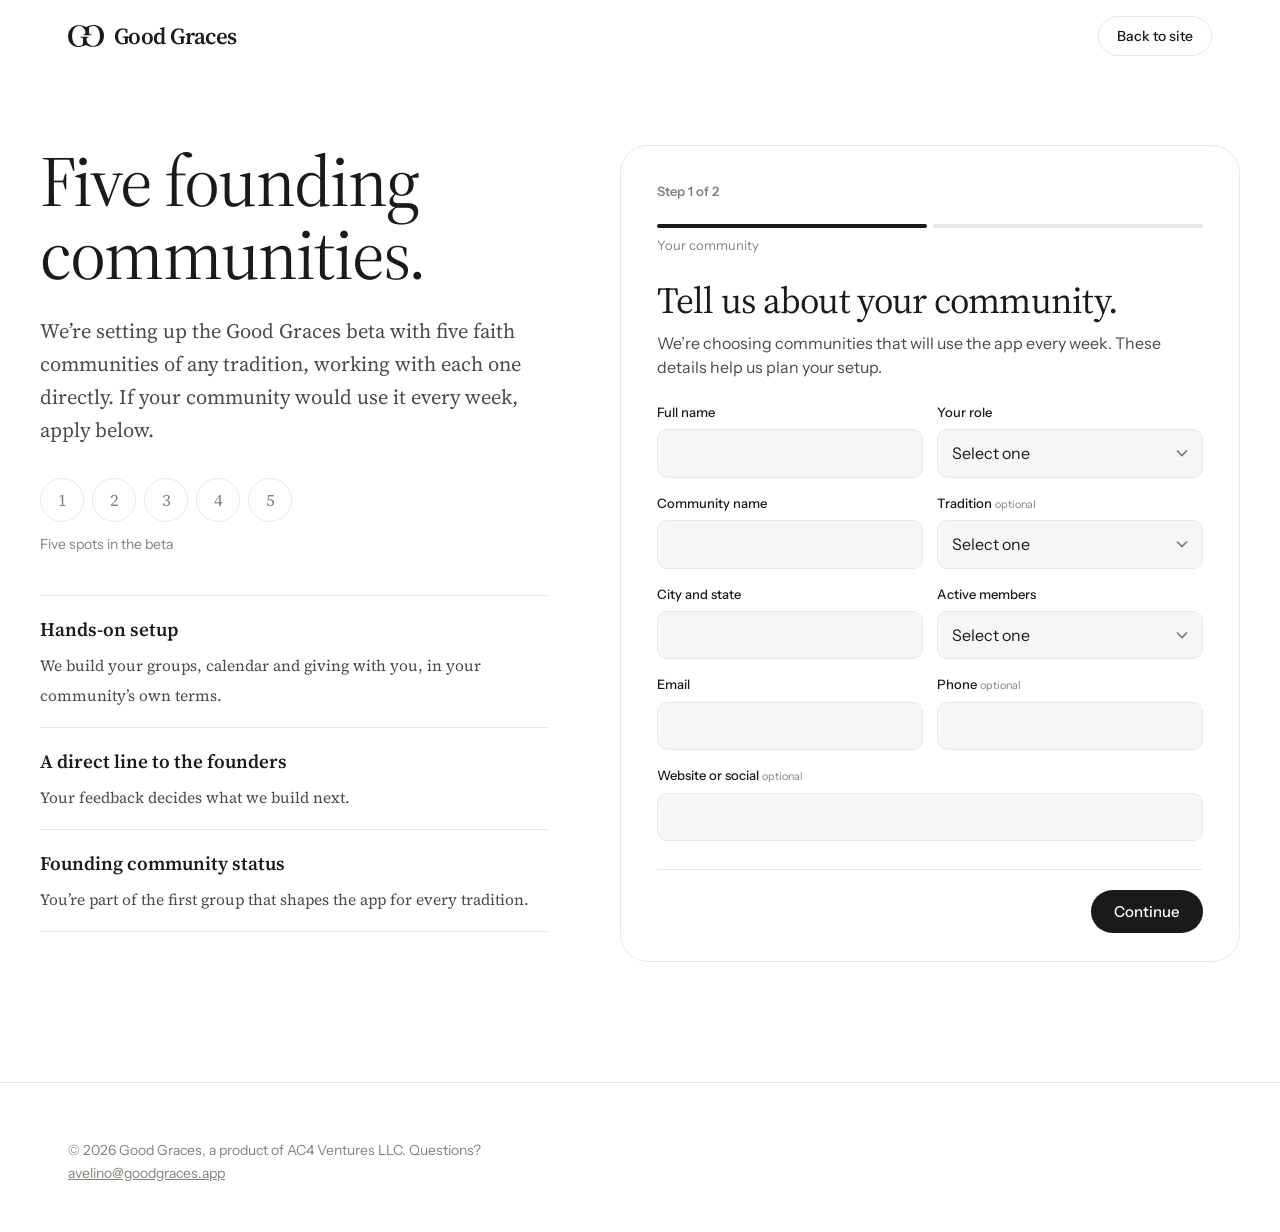
<file: 5-spots.html>
<!DOCTYPE html>
<html lang="en">
<head>
<meta charset="UTF-8">
<meta name="viewport" content="width=device-width, initial-scale=1, viewport-fit=cover">
<title>Beta for founding communities | Good Graces</title>
<meta name="description" content="Good Graces is onboarding five founding faith communities for its beta. Apply for a spot.">
<link rel="icon" type="image/svg+xml" href="img/gg-logomark.svg">
<link rel="icon" type="image/png" href="img/favicon.png">
<link rel="preconnect" href="https://fonts.googleapis.com">
<link rel="preconnect" href="https://fonts.gstatic.com" crossorigin>
<link href="https://fonts.googleapis.com/css2?family=Source+Serif+4:ital,opsz,wght@0,8..60,300..700;1,8..60,300..600&family=Instrument+Sans:wght@400;500;600&display=swap" rel="stylesheet">
<link rel="stylesheet" href="assets/gg.css">
<style>
.beta{display:grid;grid-template-columns:minmax(0,.9fr) minmax(0,1.1fr);gap:72px;padding:72px 0 120px;align-items:start}
.beta-intro{position:sticky;top:110px}
.beta-intro .display{font-size:clamp(2.8rem,5.6vw,4.8rem);margin-bottom:24px}
.spots{display:flex;gap:8px;margin:32px 0 12px}
.spots span{width:44px;height:44px;border-radius:50%;border:1px solid var(--line);display:grid;place-items:center;color:var(--muted);font-size:17px}
.spots-cap{font:400 14px/1.5 var(--sans);color:var(--muted)}
.gets{list-style:none;padding:0;margin:40px 0 0;border-top:1px solid var(--line)}
.gets li{padding:18px 0;border-bottom:1px solid var(--line)}
.gets b{display:block;font-weight:600;margin-bottom:4px}
.gets span{color:var(--ink-2);font-size:15.5px}
@media (max-width:960px){.beta{grid-template-columns:1fr;gap:48px;padding:40px 0 84px}.beta-intro{position:static}}
</style>
</head>
<body>
<header class="nav" id="nav">
  <div class="wrap nav-in">
    <a class="brand" href="index.html" aria-label="Good Graces home"><svg viewBox="209 353 523 319" aria-hidden="true"><path d="M427.1,556c.2-20.1-19.4-23.2-41-23l.3-8.9h112.4c0,0,6.5-.5,6.5-.5,1.8-.1,2.1,5.8,1.5,7.5-1.2,3.9-29.5-.3-29.6,26.9v81.5c-.1,0-36.5,15.5-36.5,15.5-87.9,37.5-193.6,9.6-222.7-86-12.5-41-10.3-85.3,6.7-124.9,41-95.9,160.9-110.8,246.9-61.8l.9,78.2-4.2.5c-3,.4-6.3-35.1-34.7-64.8-36.8-38.3-96.3-36.3-130.2,5.4-22.3,27.4-32.6,62.2-34.2,98.2-2.1,46.5,6.4,97.7,38.2,131.6,26.6,28.4,68.8,35.7,102,14.9,6.1-3.8,17-12.2,17.1-19.6l.6-70.7h0Z"/><path d="M513.9,469c-.2,20.1,19.4,23.2,41,23l-.3,8.9h-112.4c0,0-6.5.5-6.5.5-1.8.1-2.1-5.8-1.5-7.5,1.2-3.9,29.5.3,29.6-26.9v-81.5c.1,0,36.5-15.5,36.5-15.5,87.9-37.5,193.6-9.6,222.7,86,12.5,41,10.3,85.3-6.7,124.9-41,95.9-160.9,110.8-246.9,61.8l-.9-78.2,4.2-.5c3-.4,6.3,35.1,34.7,64.8,36.8,38.3,96.3,36.3,130.2-5.4,22.3-27.4,32.6-62.2,34.2-98.2,2.1-46.5-6.4-97.7-38.2-131.6-26.6-28.4-68.8-35.7-102-14.9-6.1,3.8-17,12.2-17.1,19.6l-.6,70.7h0Z"/></svg><span>Good Graces</span></a>
    <a class="btn btn-ghost" href="index.html">Back to site</a>
  </div>
</header>
<main class="wrap beta">
  <div class="beta-intro">
    <h1 class="display">Five founding communities.</h1>
    <p class="lede">We’re setting up the Good Graces beta with five faith communities of any tradition, working with each one directly. If your community would use it every week, apply below.</p>
    <div class="spots" aria-hidden="true"><span>1</span><span>2</span><span>3</span><span>4</span><span>5</span></div>
    <p class="spots-cap">Five spots in the beta</p>
    <ul class="gets">
      <li><b>Hands-on setup</b><span>We build your groups, calendar and giving with you, in your community’s own terms.</span></li>
      <li><b>A direct line to the founders</b><span>Your feedback decides what we build next.</span></li>
      <li><b>Founding community status</b><span>You’re part of the first group that shapes the app for every tradition.</span></li>
    </ul>
  </div>
  <div class="gg-inline"><div class="gg" id="gg" role="region" aria-modal="false" aria-labelledby="ggCount">

<div class="gg-top"><span class="gg-count" id="ggCount">Step 1 of 2</span></div>
<div class="gg-prog" id="ggProg" style="--n:2"><span></span><span></span></div>
<div class="gg-prog-label" id="ggProgLabel"></div>
<form id="ggForm" novalidate data-fixed-path="church">
<input class="gg-hp" type="text" name="company_website" tabindex="-1" autocomplete="off" aria-hidden="true">
<section class="gg-step" data-step="2" data-path="church" hidden>
<h2 class="gg-q">Tell us about your community.</h2><p class="gg-sub">We’re choosing communities that will use the app every week. These details help us plan your setup.</p>
<div class="gg-grid">
<div class="gg-field"><label for="gg_name_c">Full name</label>
<input id="gg_name_c" name="name" type="text" autocomplete="name" data-req><span class="gg-err" data-err="gg_name_c"></span></div>
<div class="gg-field"><label for="gg_role">Your role</label>
<select id="gg_role" name="role" data-req><option value="">Select one</option><option>Lead clergy (pastor, imam, rabbi, priest, granthi, teacher)</option><option>Assistant or associate clergy</option><option>Administrator or executive director</option><option>Communications or media</option><option>Program or ministry lead</option><option>Board or lay leader</option><option>Volunteer or member</option><option>Other</option></select><span class="gg-err" data-err="gg_role"></span></div>
<div class="gg-field"><label for="gg_church_name">Community name</label>
<input id="gg_church_name" name="church_name" type="text" autocomplete="organization" data-req><span class="gg-err" data-err="gg_church_name"></span></div>
<div class="gg-field"><label for="gg_tradition">Tradition <small>optional</small></label>
<select id="gg_tradition" name="tradition"><option value="">Select one</option><option>Christian</option><option>Muslim</option><option>Jewish</option><option>Hindu</option><option>Sikh</option><option>Buddhist</option><option>Interfaith or multi-faith</option><option>Another tradition</option><option>Prefer not to say</option></select><span class="gg-err" data-err="gg_tradition"></span></div>
<div class="gg-field"><label for="gg_city_state">City and state</label>
<input id="gg_city_state" name="city_state" type="text" autocomplete="address-level2" data-req><span class="gg-err" data-err="gg_city_state"></span></div>
<div class="gg-field"><label for="gg_congregation_size">Active members</label>
<select id="gg_congregation_size" name="congregation_size" data-req><option value="">Select one</option><option>Under 150</option><option>150–500</option><option>500–2,000</option><option>2,000+</option><option>Multiple locations</option></select><span class="gg-err" data-err="gg_congregation_size"></span></div>
<div class="gg-field"><label for="gg_email_c">Email</label>
<input id="gg_email_c" name="email" type="email" autocomplete="email" data-req data-email><span class="gg-err" data-err="gg_email_c"></span></div>
<div class="gg-field"><label for="gg_phone_c">Phone <small>optional</small></label>
<input id="gg_phone_c" name="phone" type="tel" autocomplete="tel"><span class="gg-err" data-err="gg_phone_c"></span></div>
<div class="gg-field full"><label for="gg_website_c">Website or social <small>optional</small></label>
<input id="gg_website_c" name="website" type="text" autocomplete="url"><span class="gg-err" data-err="gg_website_c"></span></div>
</div></section><section class="gg-step" data-step="3" data-path="church" hidden>
<h2 class="gg-q">How you stay in touch now.</h2><p class="gg-sub">Select everything your community uses during the week.</p>
<div class="gg-grid">
<fieldset class="full" style="border:0;margin:0;padding:0"><legend class="gg-legend">Current tools</legend>
<div class="gg-pills" data-reqgroup="tools_c"><label class="gg-pill"><input type="checkbox" name="current_tools" value="Group texts"><span>Group texts</span></label><label class="gg-pill"><input type="checkbox" name="current_tools" value="Email newsletter"><span>Email newsletter</span></label><label class="gg-pill"><input type="checkbox" name="current_tools" value="Facebook group or page"><span>Facebook group or page</span></label><label class="gg-pill"><input type="checkbox" name="current_tools" value="Instagram"><span>Instagram</span></label><label class="gg-pill"><input type="checkbox" name="current_tools" value="WhatsApp or GroupMe"><span>WhatsApp or GroupMe</span></label><label class="gg-pill"><input type="checkbox" name="current_tools" value="Membership software"><span>Membership software</span></label><label class="gg-pill"><input type="checkbox" name="current_tools" value="Another app"><span>Another app</span></label><label class="gg-pill"><input type="checkbox" name="current_tools" value="Announcements at services"><span>Announcements at services</span></label><label class="gg-pill"><input type="checkbox" name="current_tools" value="Printed bulletin"><span>Printed bulletin</span></label><label class="gg-pill"><input type="checkbox" name="current_tools" value="Nothing consistent"><span>Nothing consistent</span></label></div><span class="gg-err" data-err="tools_c"></span></fieldset>
<div class="gg-field full"><label for="gg_pain_point_c">What’s hardest about it right now?</label>
<textarea id="gg_pain_point_c" name="pain_point"></textarea></div>
<div class="gg-field"><label for="gg_heard_from_c">How did you hear about Good Graces?</label>
<select id="gg_heard_from_c" name="heard_from" data-req><option value="">Select one</option><option>Another congregation</option><option>A friend or colleague</option><option>Someone at Good Graces</option><option>Instagram</option><option>TikTok</option><option>LinkedIn</option><option>Search</option><option>A conference or event</option><option>Other</option></select><span class="gg-err" data-err="gg_heard_from_c"></span></div>
<div class="gg-field"><label for="gg_heard_from_detail_c">Who or where? <small>optional</small></label>
<input id="gg_heard_from_detail_c" name="heard_from_detail" type="text"><span class="gg-err" data-err="gg_heard_from_detail_c"></span></div>
<div class="gg-field full"><label for="gg_notes_c">Anything else we should know? <small>optional</small></label>
<textarea id="gg_notes_c" name="notes"></textarea></div>
<div class="full"><label class="gg-consent"><input type="checkbox" id="gg_consent_c" name="consent" value="yes" data-req>
<span>Good Graces can email or text me about this request.</span></label><span class="gg-err" data-err="gg_consent_c"></span></div>
</div></section>
<section class="gg-step" data-step="done" hidden>
<div class="gg-done-mark" aria-hidden="true"><svg width="22" height="22" viewBox="0 0 24 24" fill="none" stroke="currentColor" stroke-width="2.4" stroke-linecap="round" stroke-linejoin="round"><path d="M5 12.5l4.5 4.5L19 7.5"/></svg></div>
<h2 class="gg-q">Request sent.</h2><p class="gg-sub" id="ggDoneMsg"></p></section>
<div class="gg-fail" id="ggFail" hidden role="alert"></div>
<div class="gg-nav" id="ggNav"><button type="button" class="btn btn-ghost" id="ggBack" hidden>Back</button><span class="spacer"></span><button type="button" class="btn btn-primary" id="ggNext">Continue</button></div>
</form></div>
<iframe name="gg_sink" id="ggSink" title="" hidden></iframe></div>
</main>
<footer class="footer">
  <div class="wrap"><p class="footer-base" style="margin-top:0">© 2026 Good Graces, a product of AC4 Ventures LLC. Questions? <a href="mailto:avelino@goodgraces.app">avelino@goodgraces.app</a></p></div>
</footer>
<script>(function(){const n=document.getElementById('nav');const on=()=>n.classList.toggle('scrolled',scrollY>8);on();addEventListener('scroll',on,{passive:true});})();</script>
<script src="assets/gg-intake.js"></script>
</body>
</html>
</file>
<file: assets/gg.css>
/* Good Graces shared styles (serif / monochrome) */
:root{
  --canvas:#FFFFFF;
  --surface:#FFFFFF;
  --ink:#1B1A18;
  --ink-2:#4D4A45;
  --muted:#85817A;
  --line:#E9E8E5;
  --ember:#1B1A18;
  --ember-ink:#1B1A18;
  --soft:#F6F6F4;
  --night:#1D2232;
  --night-2:#2A3045;
  --on-night:#EEF0F5;
  --on-night-muted:#A7ADBD;
  --radius-lg:28px;
  --radius-md:16px;
  --radius-sm:10px;
  --wrap:1200px;
  --serif:"Source Serif 4", "Iowan Old Style", Georgia, serif;
  --sans:"Instrument Sans", "Helvetica Neue", Helvetica, Arial, sans-serif;
  --font:var(--sans);
  color-scheme:light only;
}

*,*::before,*::after{box-sizing:border-box}
html{-webkit-text-size-adjust:100%;scroll-behavior:smooth;scroll-padding-top:88px}
body{
  margin:0;background:var(--canvas);color:var(--ink);
  font-family:var(--serif);font-size:19px;line-height:1.6;
  -webkit-font-smoothing:antialiased;text-rendering:optimizeLegibility;
}
img{max-width:100%;display:block}
a{color:inherit}
h1,h2,h3,h4,p{margin:0}
::selection{background:var(--ink);color:var(--canvas)}
:focus-visible{outline:2px solid var(--ember);outline-offset:3px;border-radius:6px}
[hidden]{display:none !important}
.sr-only{position:absolute;width:1px;height:1px;overflow:hidden;clip:rect(0 0 0 0);white-space:nowrap}

.wrap{max-width:var(--wrap);margin:0 auto;padding:0 28px}
@media (max-width:640px){.wrap{padding:0 20px}}

.brand{display:inline-flex;align-items:center;gap:10px;text-decoration:none;color:var(--ink)}
.brand svg{height:22px;width:auto;fill:currentColor}
.brand span{font:600 23px/1 var(--serif);letter-spacing:-.025em}

/* ---------- buttons ---------- */
.btn{
  display:inline-flex;align-items:center;justify-content:center;gap:.5em;
  font:500 15px/1 var(--sans);letter-spacing:0;
  padding:15px 22px;border-radius:999px;border:1px solid transparent;
  text-decoration:none;cursor:pointer;transition:background .2s,color .2s,border-color .2s,transform .2s;
  white-space:nowrap;
}
.btn:active{transform:scale(.98)}
.btn-primary{background:var(--ink);color:var(--canvas)}
.btn-primary:hover{opacity:.86}
.btn-ghost{background:transparent;color:var(--ink);border-color:var(--line)}
.btn-ghost:hover{border-color:var(--ink)}
.btn-ember{background:var(--ember);color:#fff}
.btn-ember:hover{background:var(--ember-ink)}

/* ---------- nav ---------- */
.nav{
  position:sticky;top:0;z-index:40;
  background:color-mix(in srgb, var(--canvas) 82%, transparent);
  backdrop-filter:saturate(1.4) blur(16px);-webkit-backdrop-filter:saturate(1.4) blur(16px);
  border-bottom:1px solid transparent;transition:border-color .3s;
}
.nav.scrolled{border-bottom-color:var(--line)}
.nav-in{display:flex;align-items:center;justify-content:space-between;height:72px;gap:24px}
.nav-links{display:flex;gap:30px;list-style:none;margin:0;padding:0}
.nav-links a{text-decoration:none;font:400 15px/1 var(--sans);color:var(--ink-2)}
.nav-links a:hover{color:var(--ink)}
.nav .btn{padding:12px 18px;font-size:14px}
@media (max-width:860px){.nav-links{display:none}}

/* ---------- type ---------- */
.display{
  font-family:var(--serif);font-weight:400;letter-spacing:-.025em;line-height:1.02;
  font-size:clamp(2.9rem,6.6vw,5.6rem);
}
.h2{font-family:var(--serif);font-weight:400;letter-spacing:-.02em;line-height:1.08;font-size:clamp(2rem,3.8vw,3.1rem)}
.h3{font-family:var(--serif);font-weight:600;letter-spacing:-.01em;line-height:1.25;font-size:1.25rem}
.display,.h2,.gg-q{text-wrap:balance}
.lede{font-size:clamp(1.1rem,1.6vw,1.3rem);line-height:1.6;color:var(--ink-2);max-width:34em}
.muted{color:var(--muted)}

/* ---------- footer ---------- */
.footer{border-top:1px solid var(--line);padding:56px 0 48px;margin-top:0}
.footer-in{display:flex;justify-content:space-between;gap:40px;flex-wrap:wrap}
.footer p{font-family:var(--sans);font-size:14px;color:var(--muted);margin-top:14px;max-width:30em}
.footer-links{display:flex;gap:56px;flex-wrap:wrap}
.footer-links h4{font-family:var(--sans);font-size:13px;font-weight:500;color:var(--muted);margin-bottom:12px}
.footer-links ul{list-style:none;margin:0;padding:0;display:grid;gap:8px}
.footer-links a{text-decoration:none;font-family:var(--sans);font-size:15px}
.footer-links a:hover{color:var(--muted)}
.footer-base{margin-top:48px;font-family:var(--sans);font-size:13px;color:var(--muted)}

/* =========================================================
   INTAKE FORM (modal on index, inline on 5-spots)
   ========================================================= */
.gg-overlay{
  position:fixed;inset:0;z-index:100;background:rgba(14,16,22,.55);
  backdrop-filter:blur(6px);-webkit-backdrop-filter:blur(6px);
  display:flex;justify-content:center;align-items:flex-start;padding:20px;overflow-y:auto;
}
.gg-overlay[hidden]{display:none}
.gg{
  font-family:var(--sans);font-size:16px;line-height:1.5;
  position:relative;width:100%;max-width:640px;margin:auto 0;background:var(--surface);color:var(--ink);
  border-radius:var(--radius-lg);padding:36px 36px 28px;
  box-shadow:0 30px 80px -20px rgba(10,12,20,.45);
  animation:gg-in .35s cubic-bezier(.2,.8,.2,1);
}
.gg-inline .gg{animation:none;box-shadow:none;border:1px solid var(--line)}
@keyframes gg-in{from{opacity:0;transform:translateY(14px) scale(.985)}to{opacity:1;transform:none}}
@media (max-width:560px){.gg{padding:28px 20px 22px;border-radius:22px}}

.gg-top{display:flex;align-items:center;gap:12px;margin-bottom:22px;padding-right:44px}
.gg-inline .gg-top{padding-right:0}
.gg-count{font-size:13px;font-weight:600;color:var(--muted)}
.gg-chip{
  font:600 12px/1 var(--font);padding:7px 11px;border-radius:999px;border:1px solid var(--line);
  background:transparent;color:var(--ink);cursor:pointer;
}
.gg-chip:hover{border-color:var(--ink)}
.gg-close{
  position:absolute;top:26px;right:26px;width:38px;height:38px;border-radius:50%;
  border:1px solid var(--line);background:transparent;color:var(--ink);cursor:pointer;
  display:grid;place-items:center;font-size:15px;
}
.gg-close:hover{border-color:var(--ink)}
.gg-prog{display:grid;grid-template-columns:repeat(var(--n,3),1fr);gap:6px;margin-bottom:8px}
.gg-prog span{height:4px;border-radius:4px;background:var(--line);transition:background .3s}
.gg-prog span[data-on="1"]{background:var(--ember)}
.gg-prog-label{font-size:13px;color:var(--muted);margin-bottom:26px}

.gg-q{font-family:var(--serif);font-size:clamp(1.8rem,4vw,2.3rem);font-weight:400;letter-spacing:-.02em;line-height:1.08;margin-bottom:10px;outline:none}
.gg-sub{color:var(--ink-2);margin-bottom:24px;font-size:16px}

.gg-forks{display:grid;grid-template-columns:1fr 1fr;gap:12px}
@media (max-width:560px){.gg-forks{grid-template-columns:1fr}}
.gg-fork{position:relative;display:block;cursor:pointer}
.gg-fork input{position:absolute;opacity:0;pointer-events:none}
.gg-fork-box{
  display:block;height:100%;padding:20px;border:1.5px solid var(--line);border-radius:var(--radius-md);
  transition:border-color .2s,background .2s;
}
.gg-fork-box b{display:block;font-family:var(--serif);font-size:19px;font-weight:600;margin-bottom:6px;letter-spacing:-.01em}
.gg-fork-box span{display:block;font-size:14px;color:var(--ink-2);line-height:1.45}
.gg-fork:hover .gg-fork-box{border-color:var(--muted)}
.gg-fork input:checked + .gg-fork-box{border-color:var(--ember);background:var(--soft)}
.gg-fork input:focus-visible + .gg-fork-box{outline:2px solid var(--ember);outline-offset:2px}

.gg-grid{display:grid;grid-template-columns:1fr 1fr;gap:16px 14px}
.gg-grid .full{grid-column:1/-1}
@media (max-width:560px){.gg-grid{grid-template-columns:1fr}}
.gg-field label,.gg-legend{display:block;font-size:13px;font-weight:500;margin-bottom:7px;color:var(--ink)}
.gg-field label small,.gg-legend small{font-weight:400;color:var(--muted)}
.gg-field input,.gg-field select,.gg-field textarea{
  width:100%;font:400 16px/1.4 var(--font);color:var(--ink);
  background:var(--soft);border:1px solid var(--line);border-radius:var(--radius-sm);
  padding:12px 14px;transition:border-color .2s,background .2s;appearance:none;-webkit-appearance:none;
}
.gg-field select{
  background-image:url("data:image/svg+xml,%3Csvg xmlns='http://www.w3.org/2000/svg' width='12' height='8' fill='none' stroke='%2376787E' stroke-width='1.6'%3E%3Cpath d='M1 1.5l5 5 5-5'/%3E%3C/svg%3E");
  background-repeat:no-repeat;background-position:right 14px center;padding-right:36px;
}
.gg-field textarea{min-height:88px;resize:vertical}
.gg-field input:focus,.gg-field select:focus,.gg-field textarea:focus{outline:none;border-color:var(--ember);background:var(--surface)}
.gg-field [aria-invalid="true"]{border-color:#C93A2B}
.gg-err{display:block;min-height:0;font-size:13px;color:#C93A2B;margin-top:5px}
.gg-err:empty{display:none}

.gg-pills{display:flex;flex-wrap:wrap;gap:8px}
.gg-pill{position:relative;cursor:pointer}
.gg-pill input{position:absolute;opacity:0;pointer-events:none}
.gg-pill span{
  display:inline-block;padding:9px 14px;border-radius:999px;border:1px solid var(--line);
  font-size:14px;transition:all .15s;
}
.gg-pill:hover span{border-color:var(--muted)}
.gg-pill input:checked + span{background:var(--ink);color:var(--canvas);border-color:var(--ink)}
.gg-pill input:focus-visible + span{outline:2px solid var(--ember);outline-offset:2px}

.gg-consent{display:flex;gap:10px;align-items:flex-start;font-size:14px;color:var(--ink-2);cursor:pointer}
.gg-consent input{margin-top:3px;accent-color:var(--ember);width:16px;height:16px}

.gg-nav{display:flex;justify-content:space-between;align-items:center;gap:12px;margin-top:28px;padding-top:20px;border-top:1px solid var(--line)}
.gg-nav[hidden]{display:none}
.gg-nav .btn{padding:13px 22px}
.gg-nav .spacer{flex:1}
.gg-fail{margin-top:16px;padding:14px 16px;border-radius:var(--radius-sm);background:color-mix(in srgb,#C93A2B 9%,transparent);color:var(--ink);font-size:14px}
.gg-fail a{color:var(--ember-ink);font-weight:600}
.gg-hp{position:absolute;left:-9999px;width:1px;height:1px;opacity:0}
.gg-done-mark{width:52px;height:52px;border-radius:50%;background:var(--ink);color:var(--canvas);display:grid;place-items:center;margin-bottom:20px}

@media (prefers-reduced-motion: reduce){
  *,*::before,*::after{animation-duration:.01ms !important;transition-duration:.01ms !important;scroll-behavior:auto !important}
}
</file>
